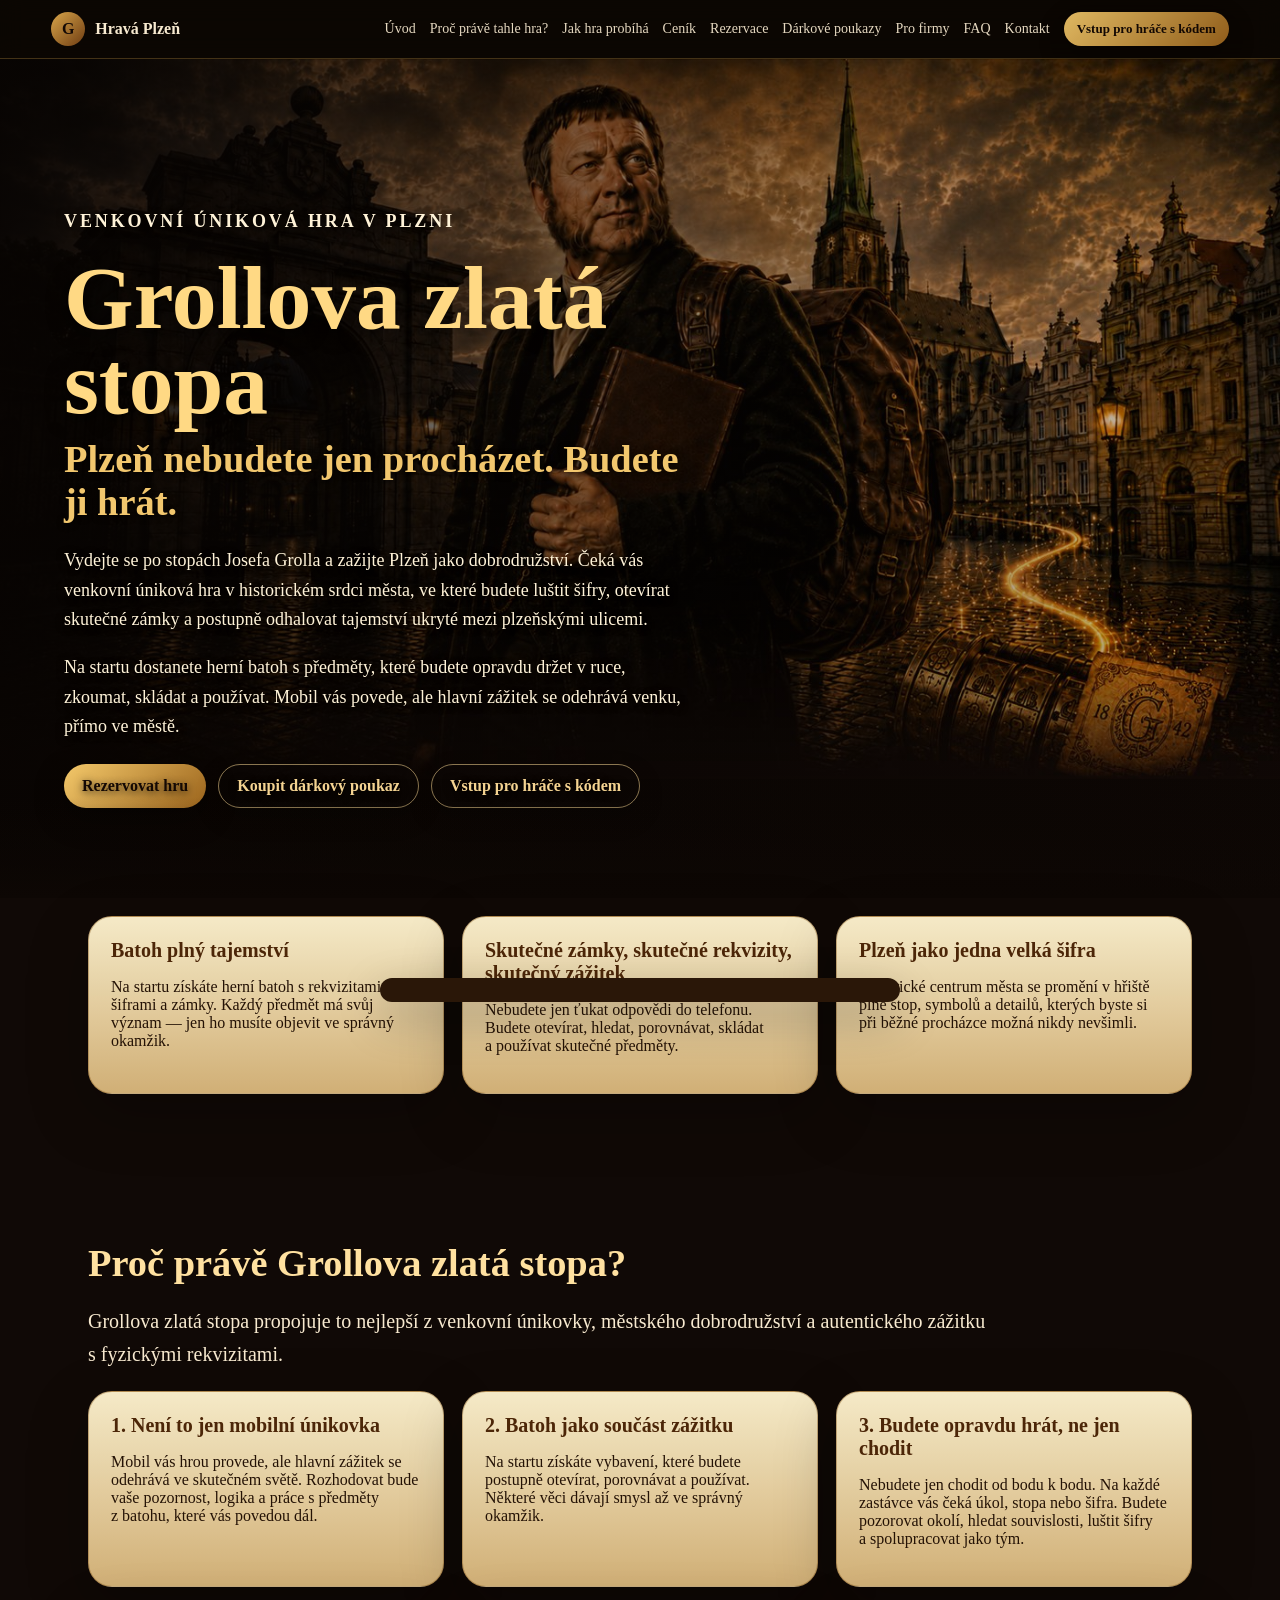
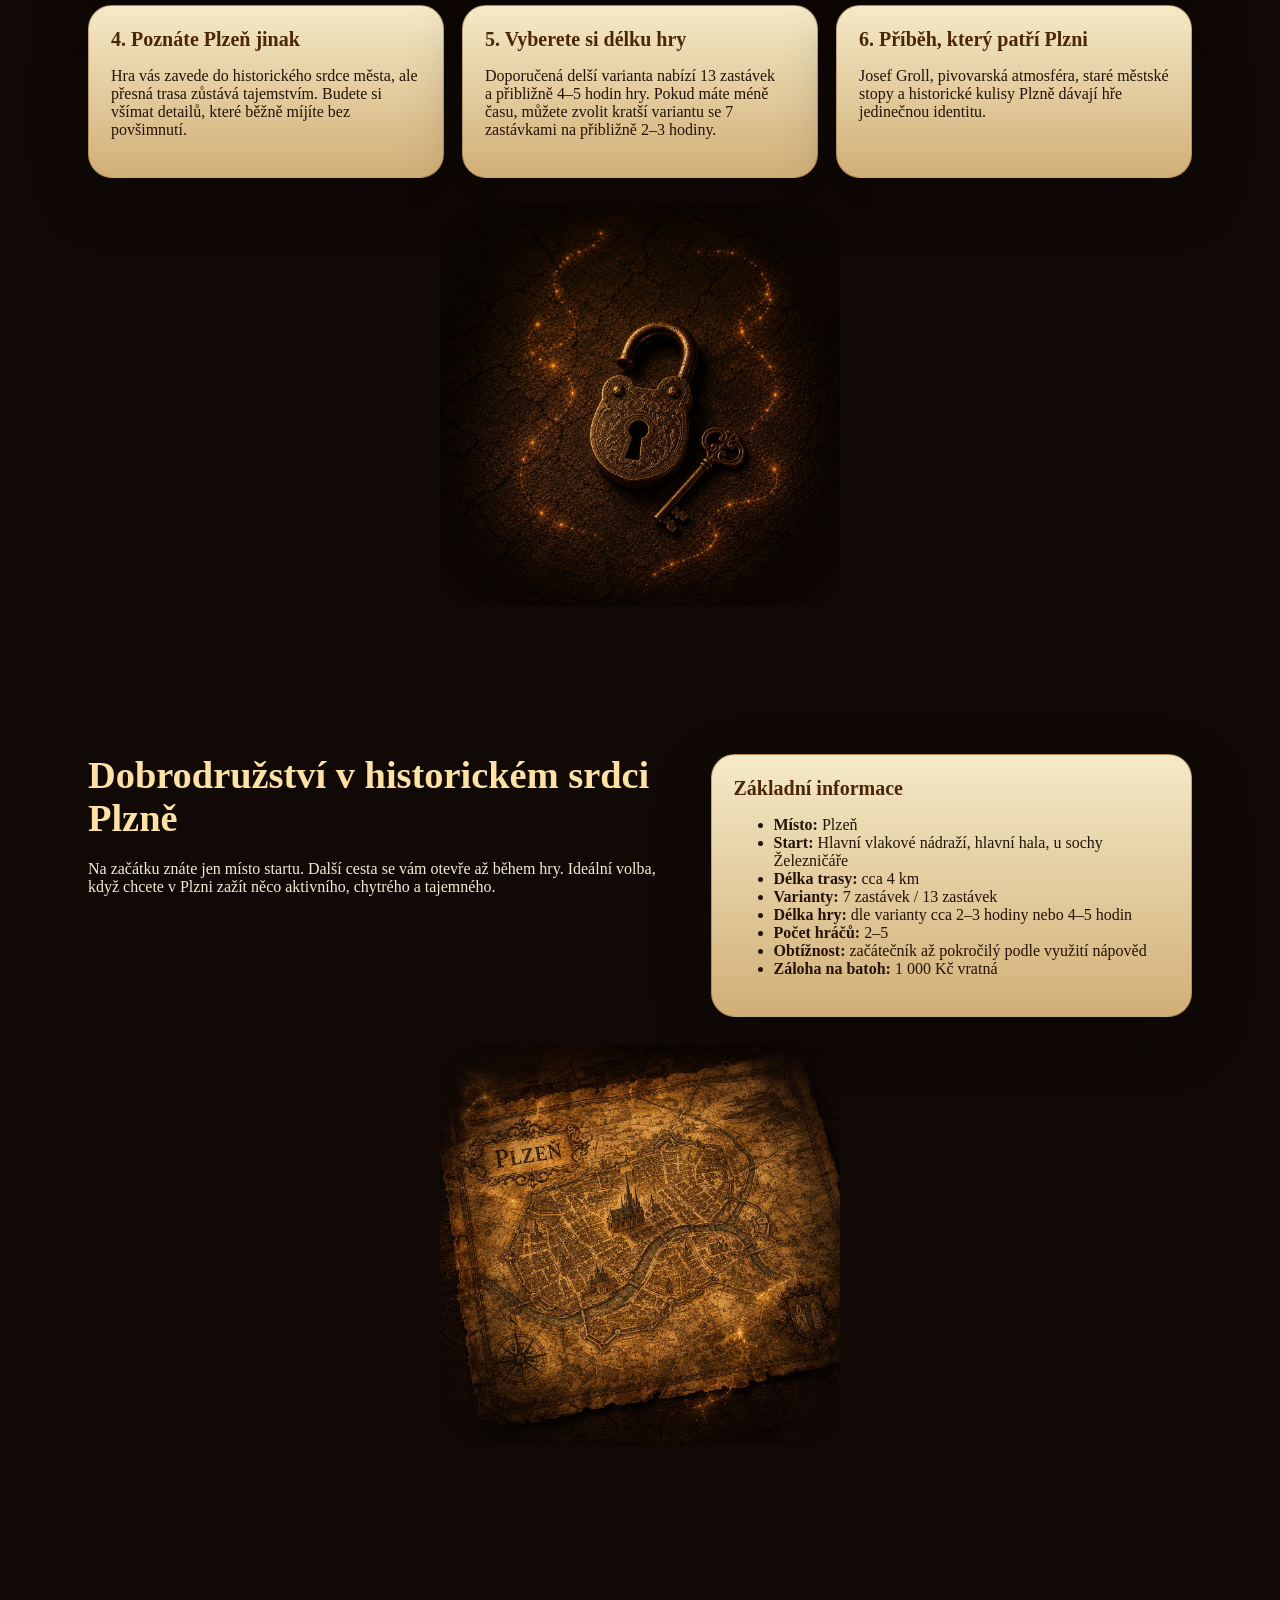
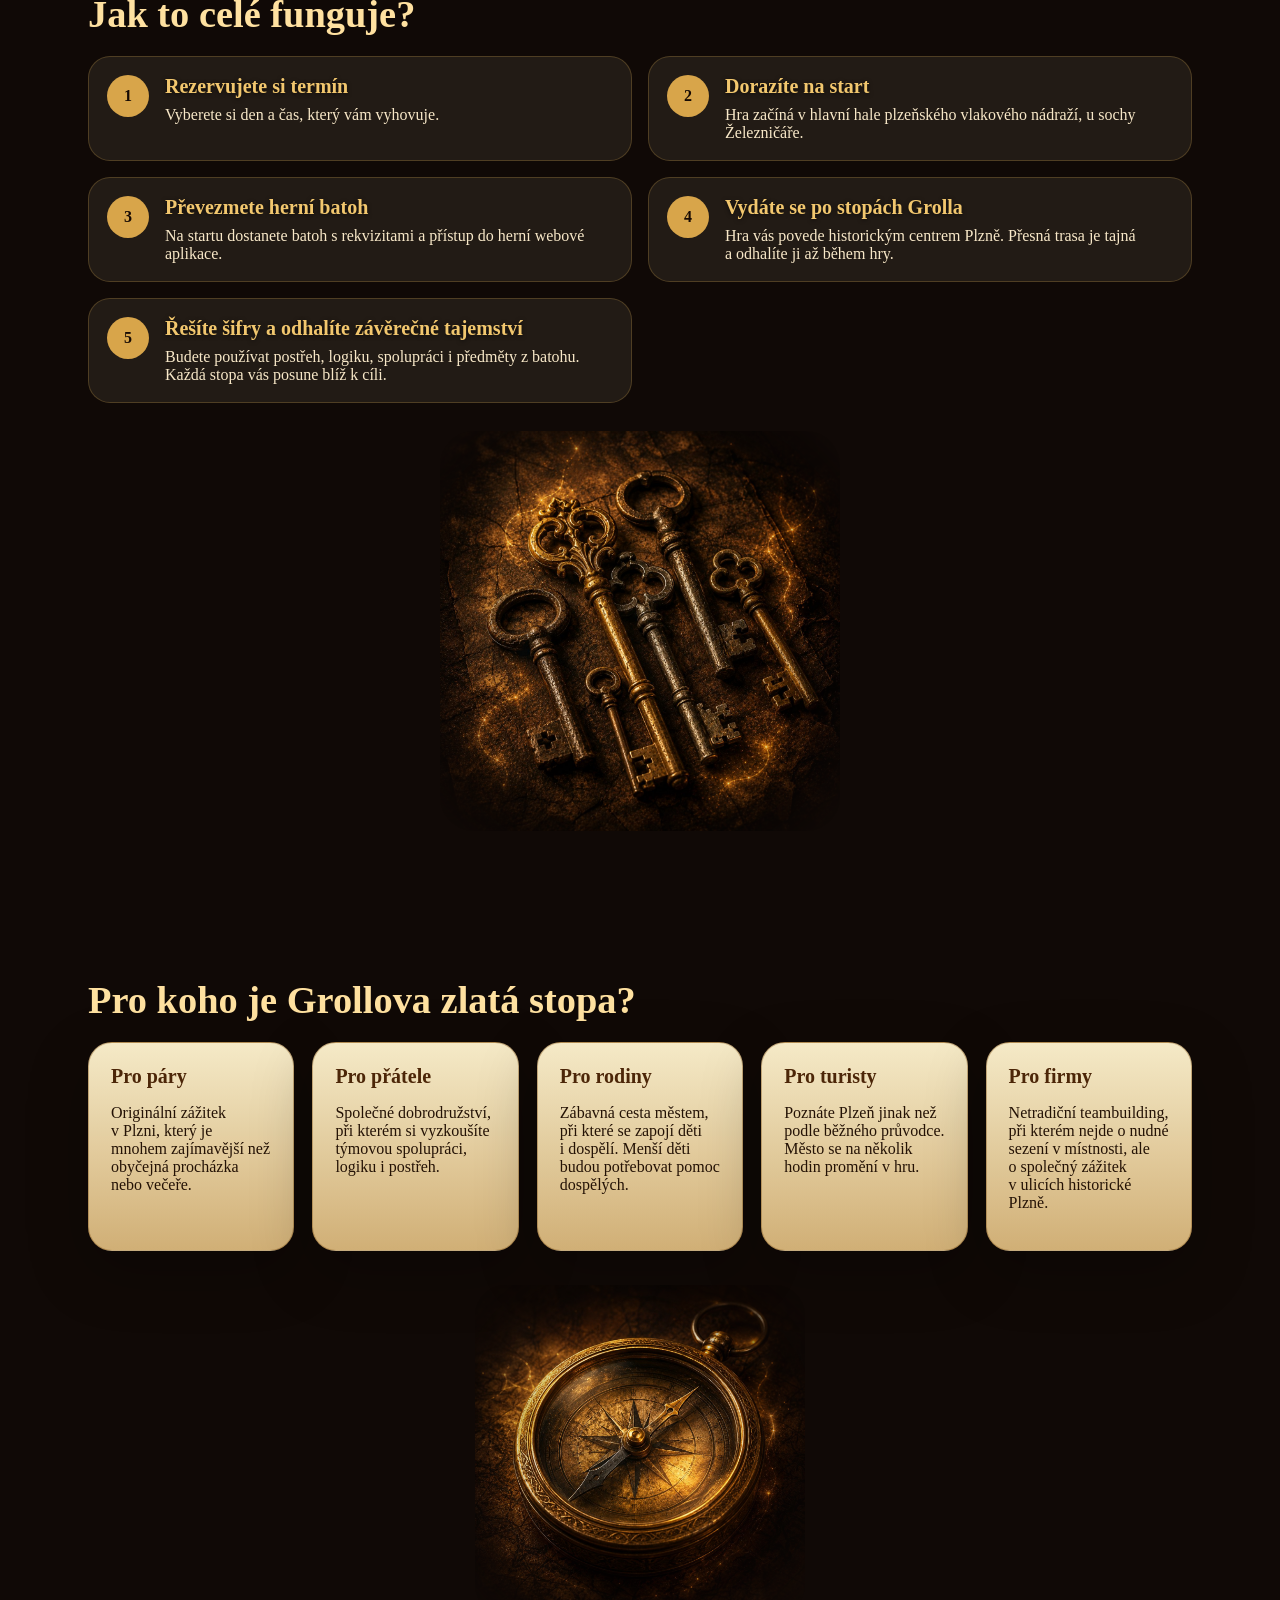
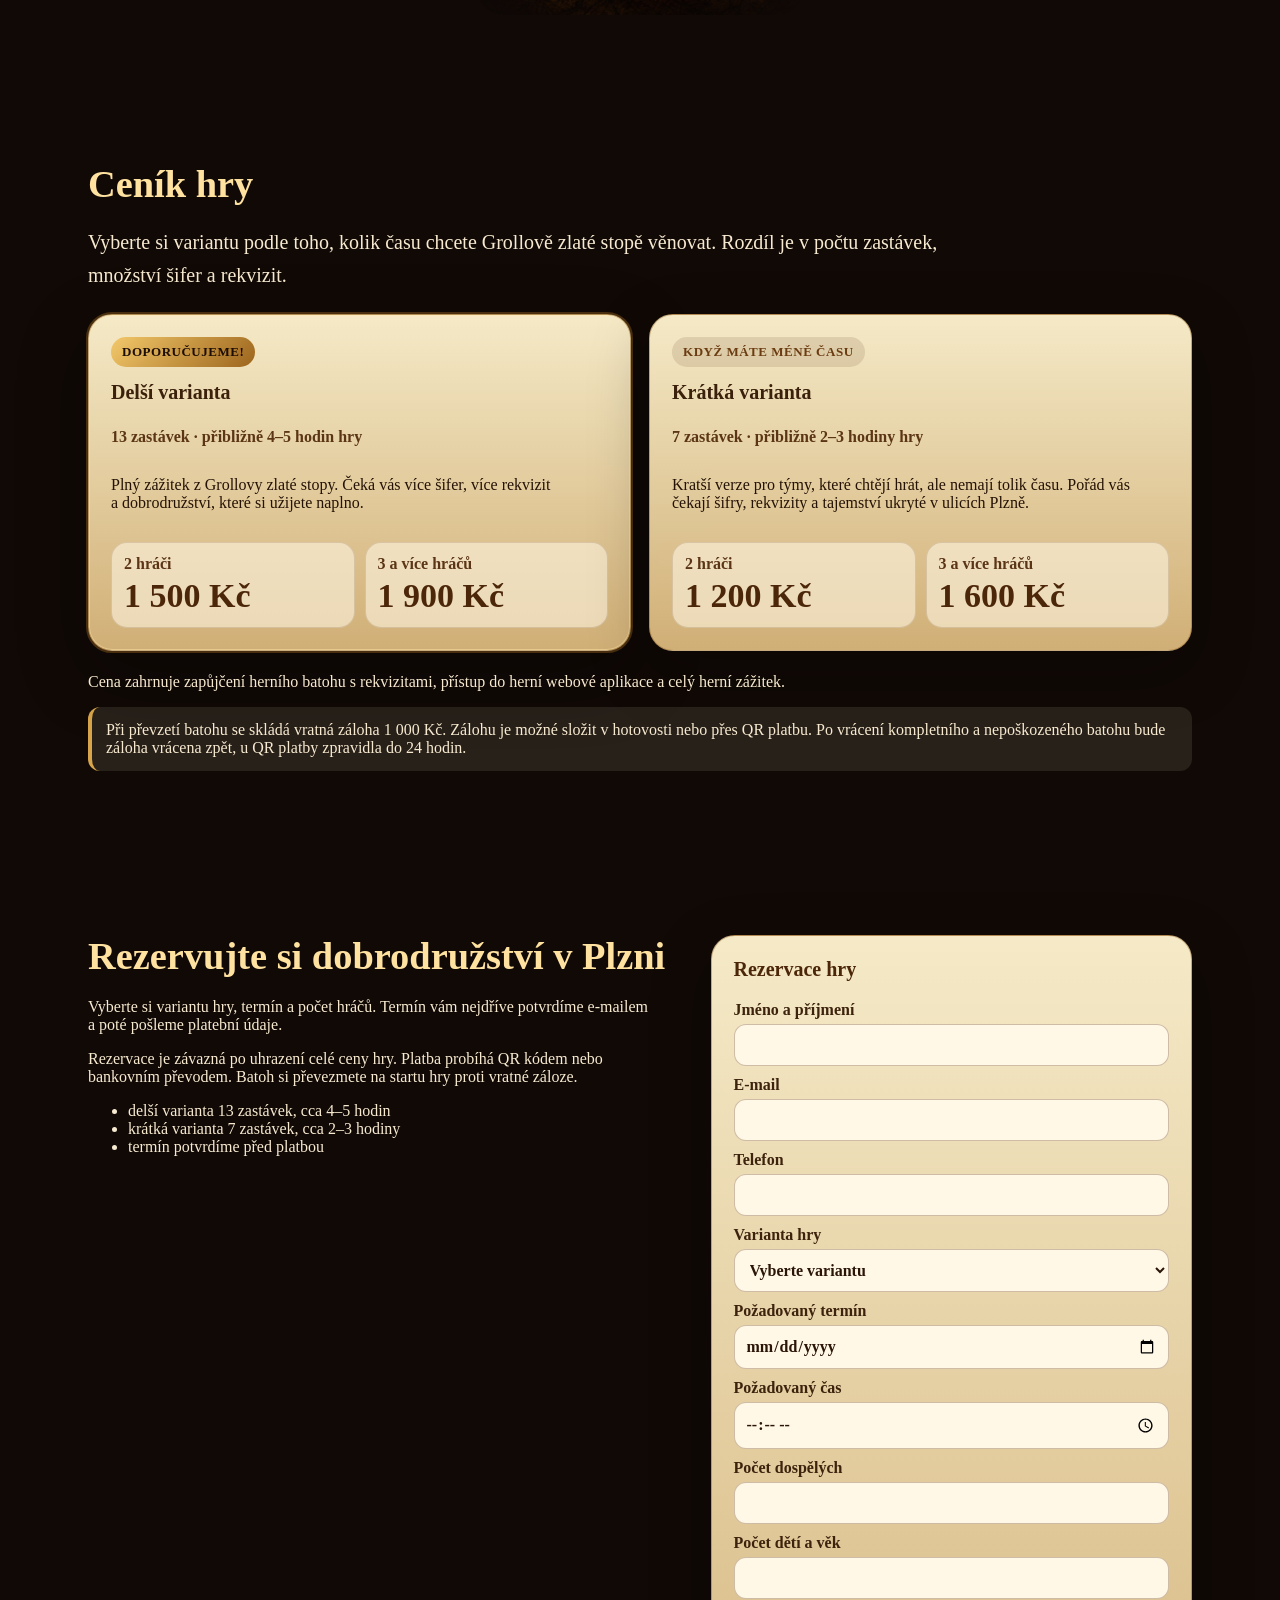
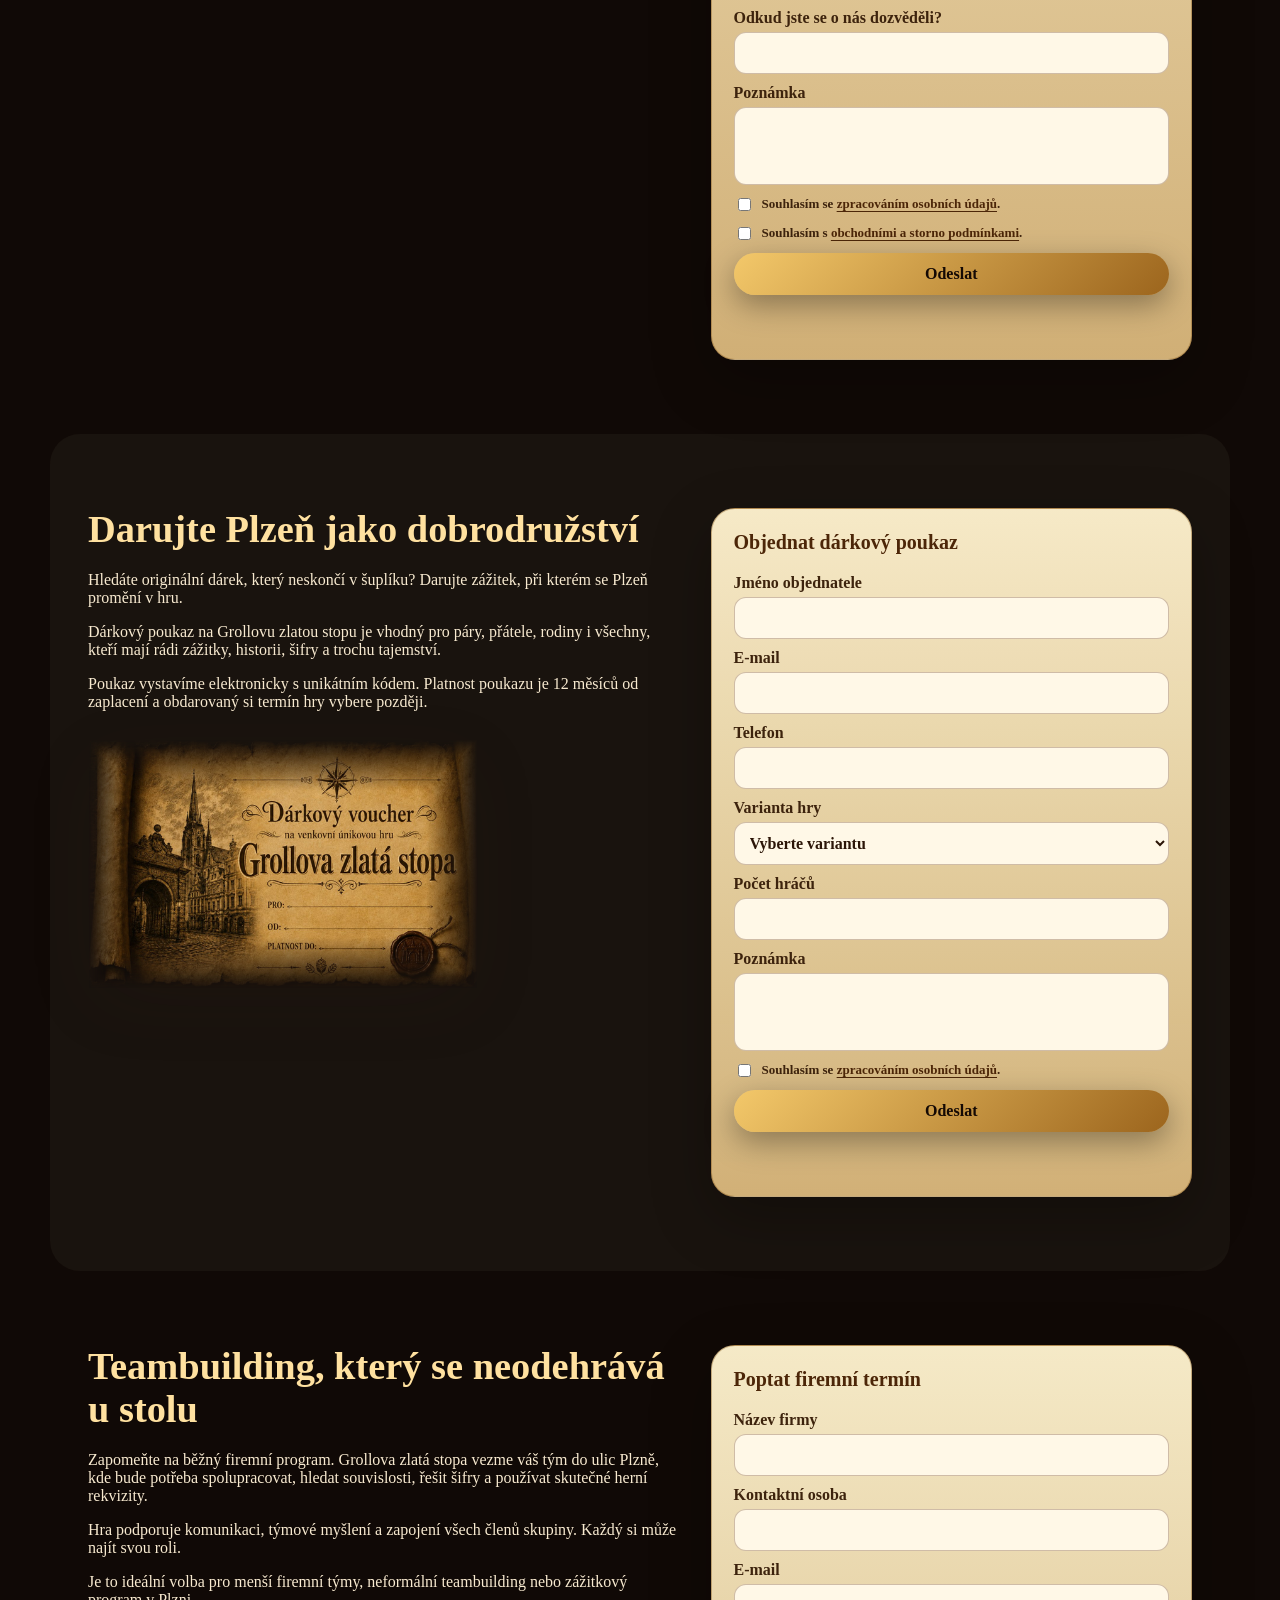
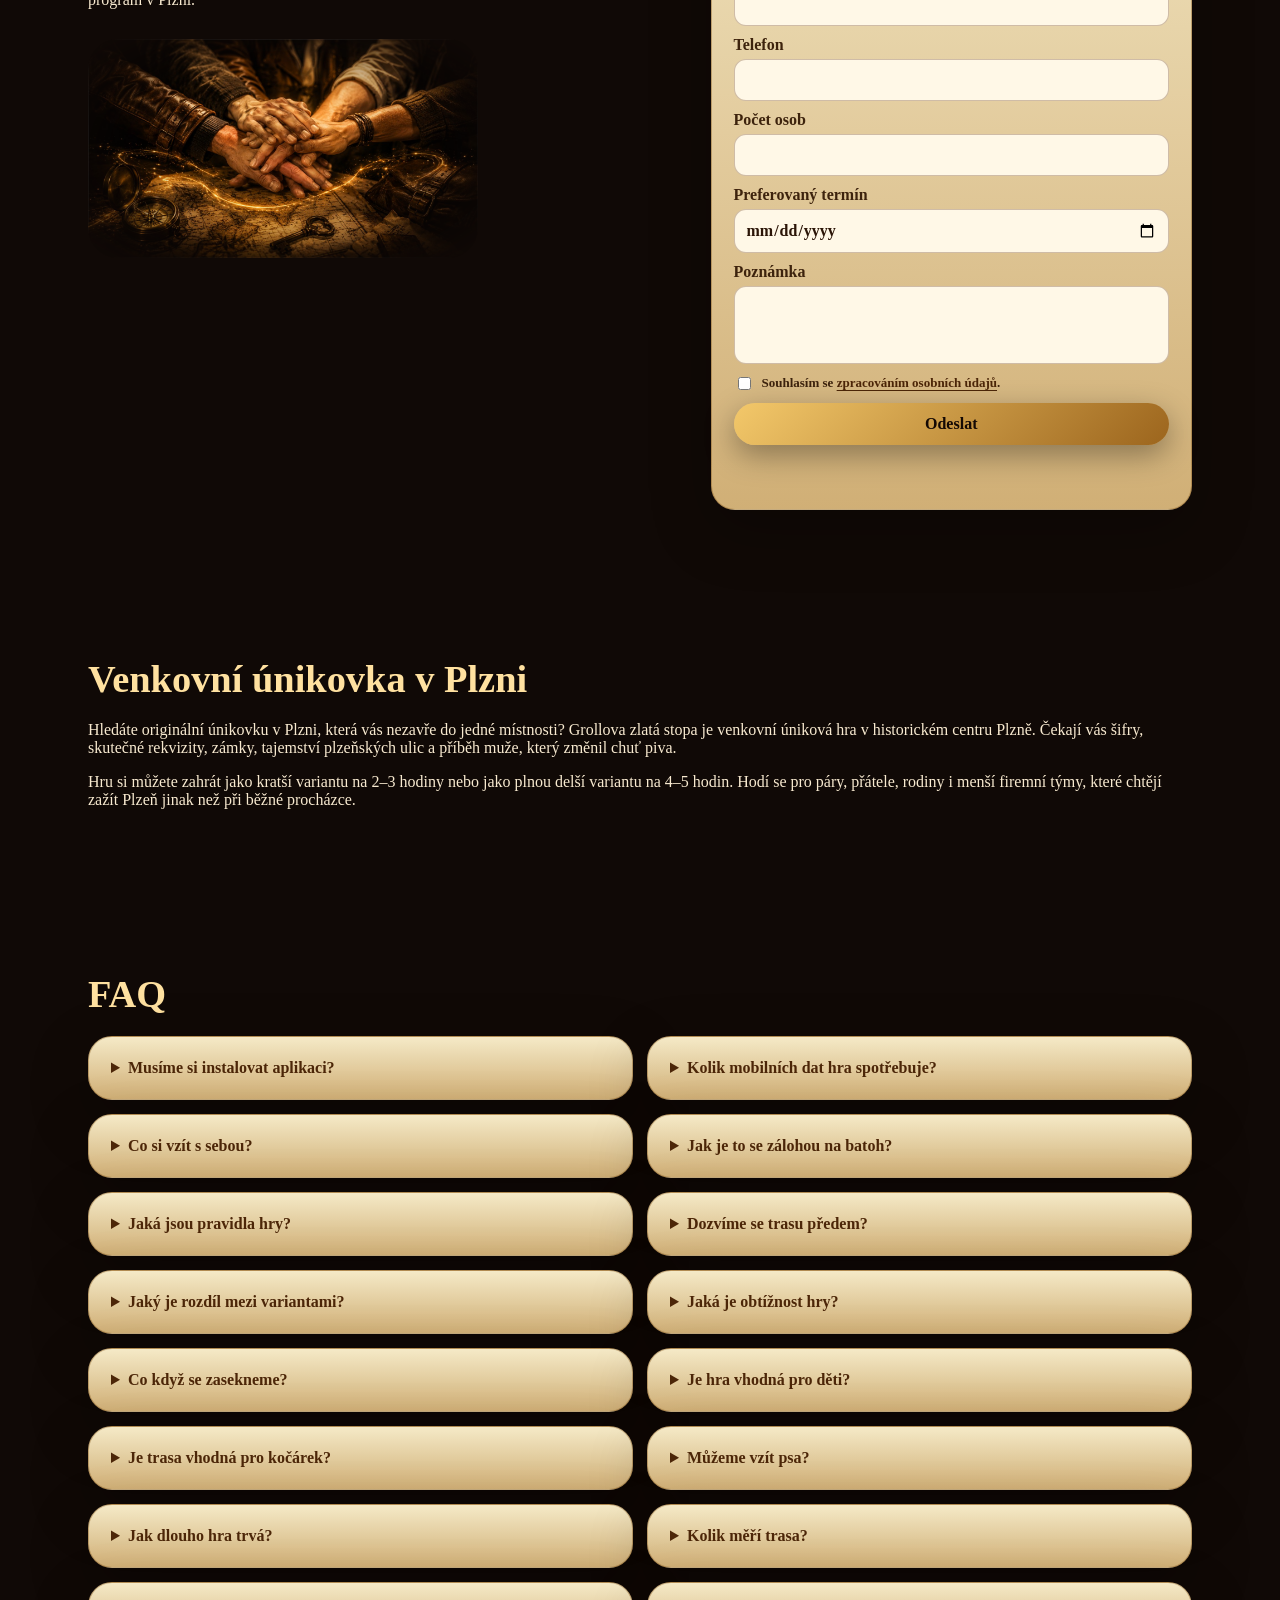
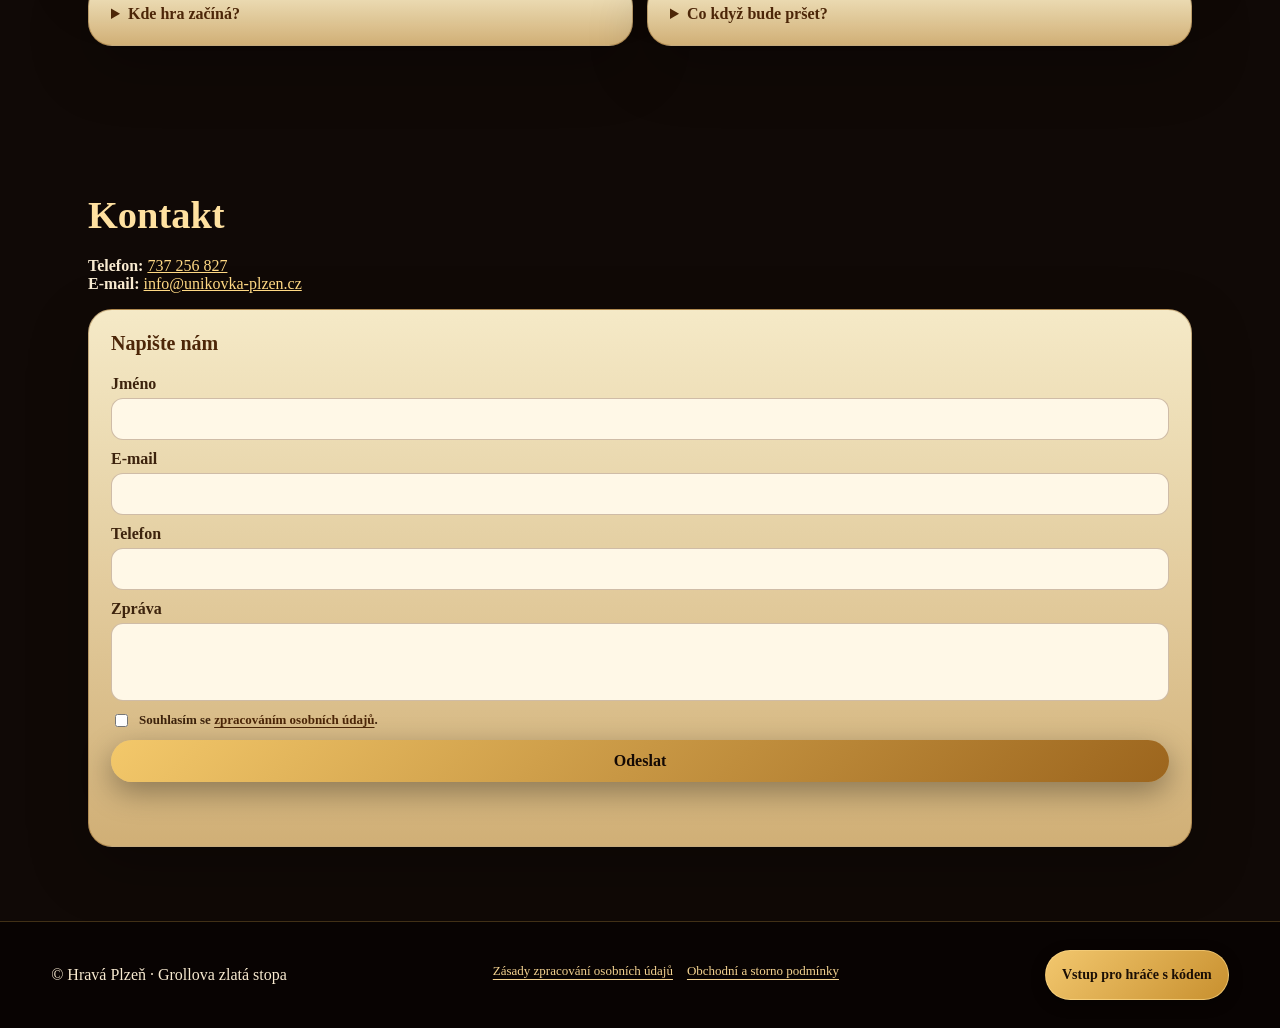
<file: index.html>
﻿<!doctype html>
<html lang="cs">
<head>
  <meta charset="utf-8" />
  <meta name="viewport" content="width=device-width, initial-scale=1, viewport-fit=cover" />
  <meta name="theme-color" content="#120b06" />
  <title>Únikovka Plzeň | Venkovní úniková hra Grollova zlatá stopa</title>
  <meta name="description" content="Venkovní úniková hra v Plzni s batohem plným rekvizit, šifer a zámků. Vyberte si krátkou nebo dlouhou variantu Grollovy zlaté stopy." />
  <meta name="keywords" content="únikovka Plzeň, venkovní únikovka Plzeň, venkovní úniková hra Plzeň, úniková hra Plzeň, městská hra Plzeň, co dělat v Plzni, zážitky Plzeň, teambuilding Plzeň, dárkový poukaz Plzeň" />
  <meta name="robots" content="index, follow, max-image-preview:large" />
  <meta name="author" content="Únikovka Plzeň" />
  <meta name="geo.region" content="CZ-32" />
  <meta name="geo.placename" content="Plzeň" />
  <meta name="ICBM" content="49.7384, 13.3736" />
  <!-- Google tag (gtag.js) -->
  <script async src="https://www.googletagmanager.com/gtag/js?id=AW-18364391322"></script>
  <script>
    window.dataLayer = window.dataLayer || [];
    function gtag(){dataLayer.push(arguments);}
    gtag('js', new Date());
    gtag('config', 'AW-18364391322');
  </script>
  <meta property="og:type" content="website" />
  <meta property="og:locale" content="cs_CZ" />
  <meta property="og:url" content="https://www.unikovka-plzen.cz/" />
  <meta property="og:title" content="Únikovka Plzeň | Venkovní úniková hra Grollova zlatá stopa" />
  <meta property="og:description" content="Autentická venkovní únikovka v Plzni s batohem plným rekvizit, zámků a šifer. Krátká i dlouhá varianta hry." />
  <meta property="og:image" content="https://www.unikovka-plzen.cz/assets/images/Groll_pro_web.jpg" />
  <meta name="twitter:card" content="summary_large_image" />
  <meta name="twitter:title" content="Únikovka Plzeň | Venkovní úniková hra Grollova zlatá stopa" />
  <meta name="twitter:description" content="Venkovní úniková hra v Plzni s rekvizitami, šiframi a zámky v historickém centru města." />
  <meta name="twitter:image" content="https://www.unikovka-plzen.cz/assets/images/Groll_pro_web.jpg" />
  <link rel="canonical" href="https://www.unikovka-plzen.cz/" />
  <script type="application/ld+json">
  {
    "@context": "https://schema.org",
    "@graph": [
      {
        "@type": "WebSite",
        "@id": "https://www.unikovka-plzen.cz/#website",
        "url": "https://www.unikovka-plzen.cz/",
        "name": "Únikovka Plzeň",
        "alternateName": "Grollova zlatá stopa",
        "inLanguage": "cs-CZ",
        "publisher": {
          "@id": "https://www.unikovka-plzen.cz/#business"
        }
      },
      {
        "@type": "WebPage",
        "@id": "https://www.unikovka-plzen.cz/#webpage",
        "url": "https://www.unikovka-plzen.cz/",
        "name": "Únikovka Plzeň | Venkovní úniková hra Grollova zlatá stopa",
        "description": "Venkovní úniková hra v Plzni s batohem plným rekvizit, šifer a zámků.",
        "keywords": [
          "únikovka Plzeň",
          "venkovní únikovka Plzeň",
          "venkovní úniková hra Plzeň",
          "městská hra Plzeň",
          "zážitky Plzeň"
        ],
        "primaryImageOfPage": {
          "@type": "ImageObject",
          "url": "https://www.unikovka-plzen.cz/assets/images/Groll_pro_web.jpg"
        },
        "isPartOf": {
          "@id": "https://www.unikovka-plzen.cz/#website"
        },
        "about": {
          "@id": "https://www.unikovka-plzen.cz/#service"
        },
        "inLanguage": "cs-CZ"
      },
      {
        "@type": "EntertainmentBusiness",
        "@id": "https://www.unikovka-plzen.cz/#business",
        "name": "Únikovka Plzeň",
        "legalName": "Bc. Jan Bidlo",
        "url": "https://www.unikovka-plzen.cz/",
        "image": "https://www.unikovka-plzen.cz/assets/images/Groll_pro_web.jpg",
        "logo": "https://www.unikovka-plzen.cz/assets/images/Groll_logo_na_sirku.jpg",
        "email": "info@unikovka-plzen.cz",
        "telephone": "+420737256827",
        "description": "Venkovní úniková hra Grollova zlatá stopa v historickém centru Plzně.",
        "priceRange": "1200-1900 Kč",
        "currenciesAccepted": "CZK",
        "paymentAccepted": "bank transfer, cash, QR payment",
        "address": {
          "@type": "PostalAddress",
          "streetAddress": "Partyzánská 356/25",
          "addressLocality": "Plzeň",
          "postalCode": "312 00",
          "addressCountry": "CZ"
        },
        "areaServed": {
          "@type": "City",
          "name": "Plzeň"
        },
        "sameAs": [
          "https://www.facebook.com/profile.php?id=61591459980333"
        ],
        "makesOffer": {
          "@id": "https://www.unikovka-plzen.cz/#service"
        }
      },
      {
        "@type": "Service",
        "@id": "https://www.unikovka-plzen.cz/#service",
        "name": "Grollova zlatá stopa",
        "alternateName": [
          "Únikovka Plzeň",
          "Venkovní únikovka Plzeň",
          "Venkovní úniková hra Plzeň"
        ],
        "serviceType": "Venkovní úniková hra",
        "provider": {
          "@id": "https://www.unikovka-plzen.cz/#business"
        },
        "areaServed": {
          "@type": "City",
          "name": "Plzeň"
        },
        "category": [
          "úniková hra",
          "venkovní únikovka",
          "městská hra",
          "zážitek v Plzni",
          "teambuilding"
        ],
        "audience": [
          {
            "@type": "Audience",
            "audienceType": "páry"
          },
          {
            "@type": "Audience",
            "audienceType": "rodiny"
          },
          {
            "@type": "Audience",
            "audienceType": "přátelé"
          },
          {
            "@type": "Audience",
            "audienceType": "firemní týmy"
          }
        ],
        "description": "Venkovní úniková hra v historickém centru Plzně s batohem plným rekvizit, šifer a zámků.",
        "image": "https://www.unikovka-plzen.cz/assets/images/Groll_pro_web.jpg",
        "termsOfService": "https://www.unikovka-plzen.cz/#/obchodni-podminky",
        "potentialAction": {
          "@type": "ReserveAction",
          "target": "https://www.unikovka-plzen.cz/#rezervace",
          "name": "Rezervovat hru"
        },
        "offers": {
          "@type": "OfferCatalog",
          "name": "Varianty hry Grollova zlatá stopa",
          "itemListElement": [
            {
              "@type": "Offer",
              "name": "Krátká varianta pro 2 hráče",
              "price": "1200",
              "priceCurrency": "CZK",
              "availability": "https://schema.org/InStock",
              "url": "https://www.unikovka-plzen.cz/#cenik"
            },
            {
              "@type": "Offer",
              "name": "Krátká varianta pro 3 a více hráčů",
              "price": "1600",
              "priceCurrency": "CZK",
              "availability": "https://schema.org/InStock",
              "url": "https://www.unikovka-plzen.cz/#cenik"
            },
            {
              "@type": "Offer",
              "name": "Dlouhá varianta pro 2 hráče",
              "price": "1500",
              "priceCurrency": "CZK",
              "availability": "https://schema.org/InStock",
              "url": "https://www.unikovka-plzen.cz/#cenik"
            },
            {
              "@type": "Offer",
              "name": "Dlouhá varianta pro 3 a více hráčů",
              "price": "1900",
              "priceCurrency": "CZK",
              "availability": "https://schema.org/InStock",
              "url": "https://www.unikovka-plzen.cz/#cenik"
            }
          ]
        }
      },
      {
        "@type": "TouristAttraction",
        "@id": "https://www.unikovka-plzen.cz/#attraction",
        "name": "Grollova zlatá stopa",
        "url": "https://www.unikovka-plzen.cz/",
        "image": "https://www.unikovka-plzen.cz/assets/images/Groll_pro_web.jpg",
        "description": "Venkovní únikovka a městská hra v historickém centru Plzně.",
        "isAccessibleForFree": false,
        "touristType": [
          "páry",
          "rodiny",
          "přátelé",
          "turisté",
          "firemní týmy"
        ],
        "address": {
          "@type": "PostalAddress",
          "addressLocality": "Plzeň",
          "addressCountry": "CZ"
        }
      },
      {
        "@type": "FAQPage",
        "@id": "https://www.unikovka-plzen.cz/#faq-schema",
        "mainEntity": [
          {
            "@type": "Question",
            "name": "Musíme si instalovat aplikaci?",
            "acceptedAnswer": {
              "@type": "Answer",
              "text": "Ne. Hra běží jako webová aplikace v prohlížeči telefonu. Nic dopředu nestahujete ani neinstalujete."
            }
          },
          {
            "@type": "Question",
            "name": "Jaký je rozdíl mezi variantami?",
            "acceptedAnswer": {
              "@type": "Answer",
              "text": "Delší varianta má 13 zastávek, více šifer a více rekvizit. Krátká varianta má 7 zastávek a hodí se pro týmy, které chtějí hrát, ale mají jen 2 až 3 hodiny času."
            }
          },
          {
            "@type": "Question",
            "name": "Jak dlouho hra trvá?",
            "acceptedAnswer": {
              "@type": "Answer",
              "text": "Krátká varianta trvá přibližně 2 až 3 hodiny. Delší varianta je hlavní plná verze hry a zabere přibližně 4 až 5 hodin."
            }
          },
          {
            "@type": "Question",
            "name": "Kolik měří trasa?",
            "acceptedAnswer": {
              "@type": "Answer",
              "text": "Trasa měří přibližně 4 km."
            }
          },
          {
            "@type": "Question",
            "name": "Kde hra začíná?",
            "acceptedAnswer": {
              "@type": "Answer",
              "text": "Hra začíná v hlavní hale plzeňského vlakového nádraží, u sochy Železničáře."
            }
          }
        ]
      }
    ]
  }
  </script>
  <link rel="manifest" href="manifest.webmanifest" />
  <link rel="stylesheet" href="style.css?v=201" />
</head>
<body>
  <div id="app" class="app-shell"></div>
  <div id="toast" class="toast" aria-live="polite"></div>
  <script src="game-data.js?v=211"></script>
  <script src="app.js?v=218"></script>
</body>
</html>
</file>
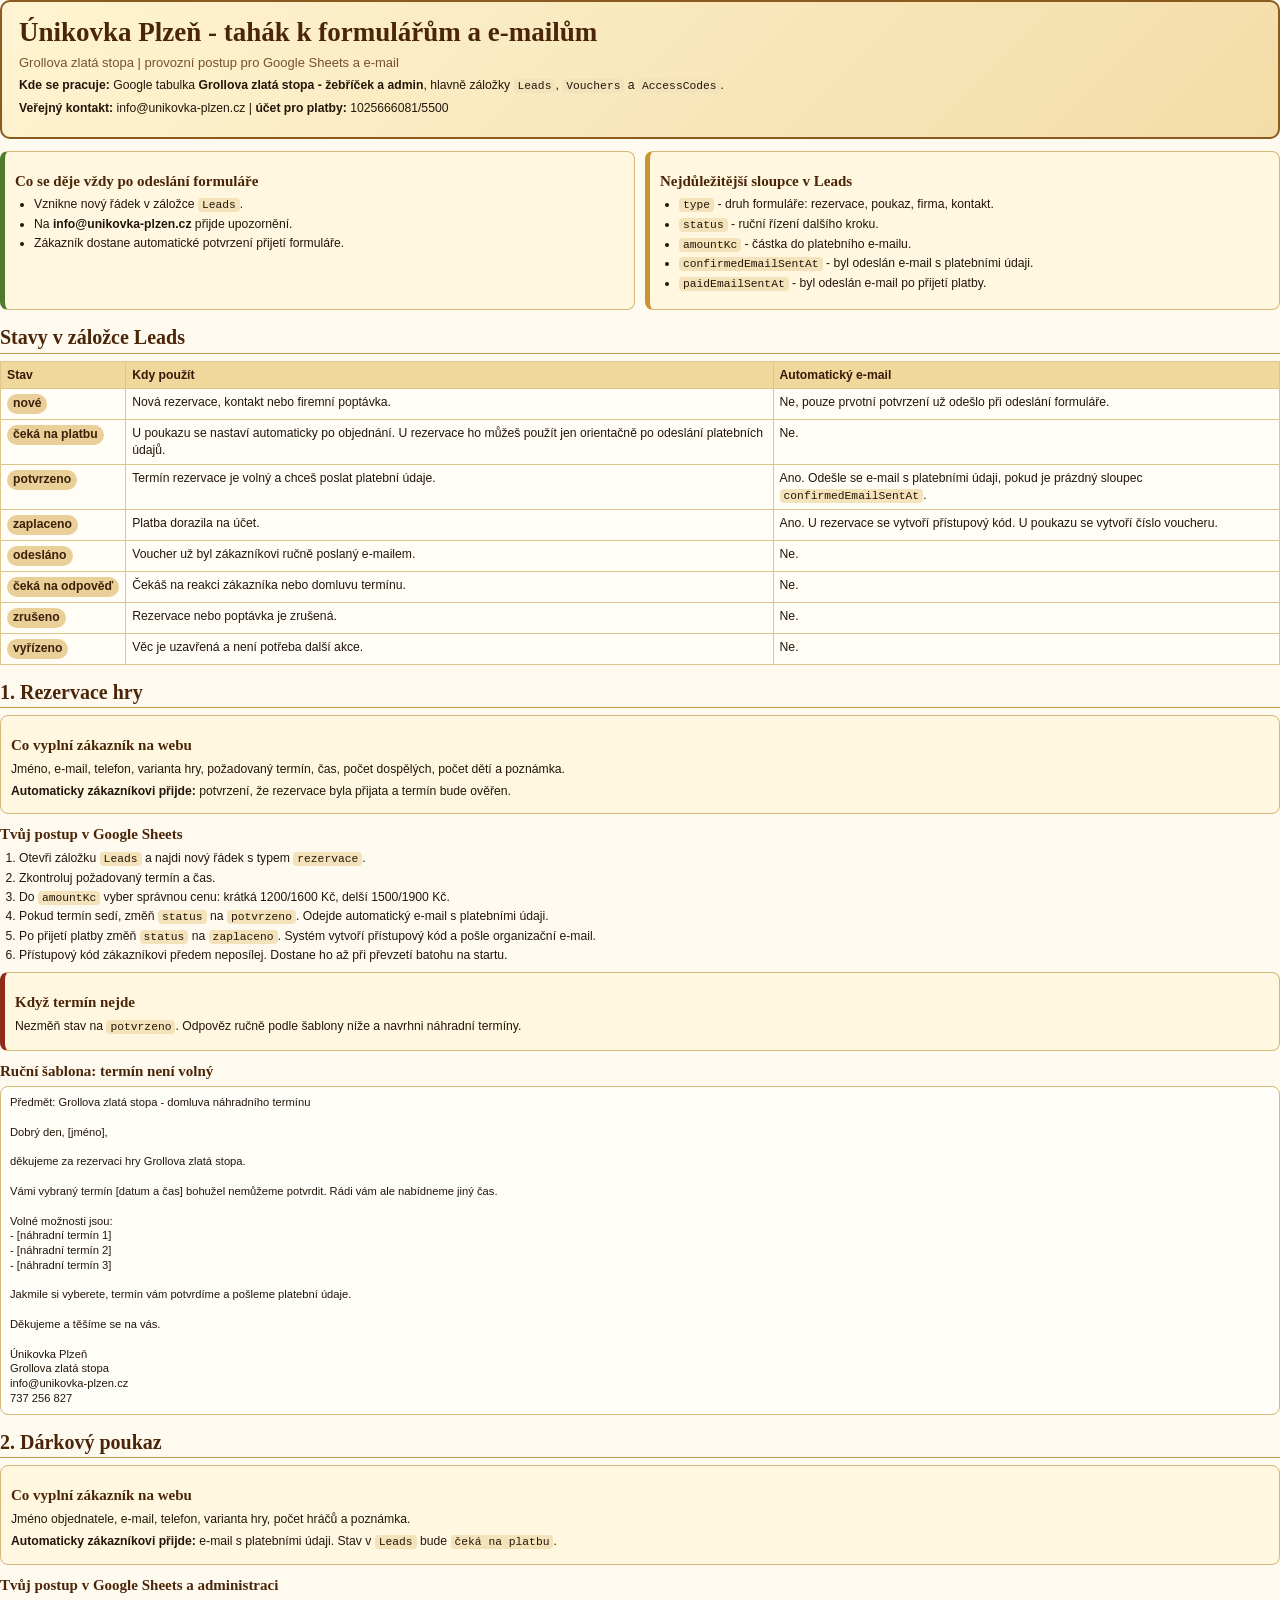
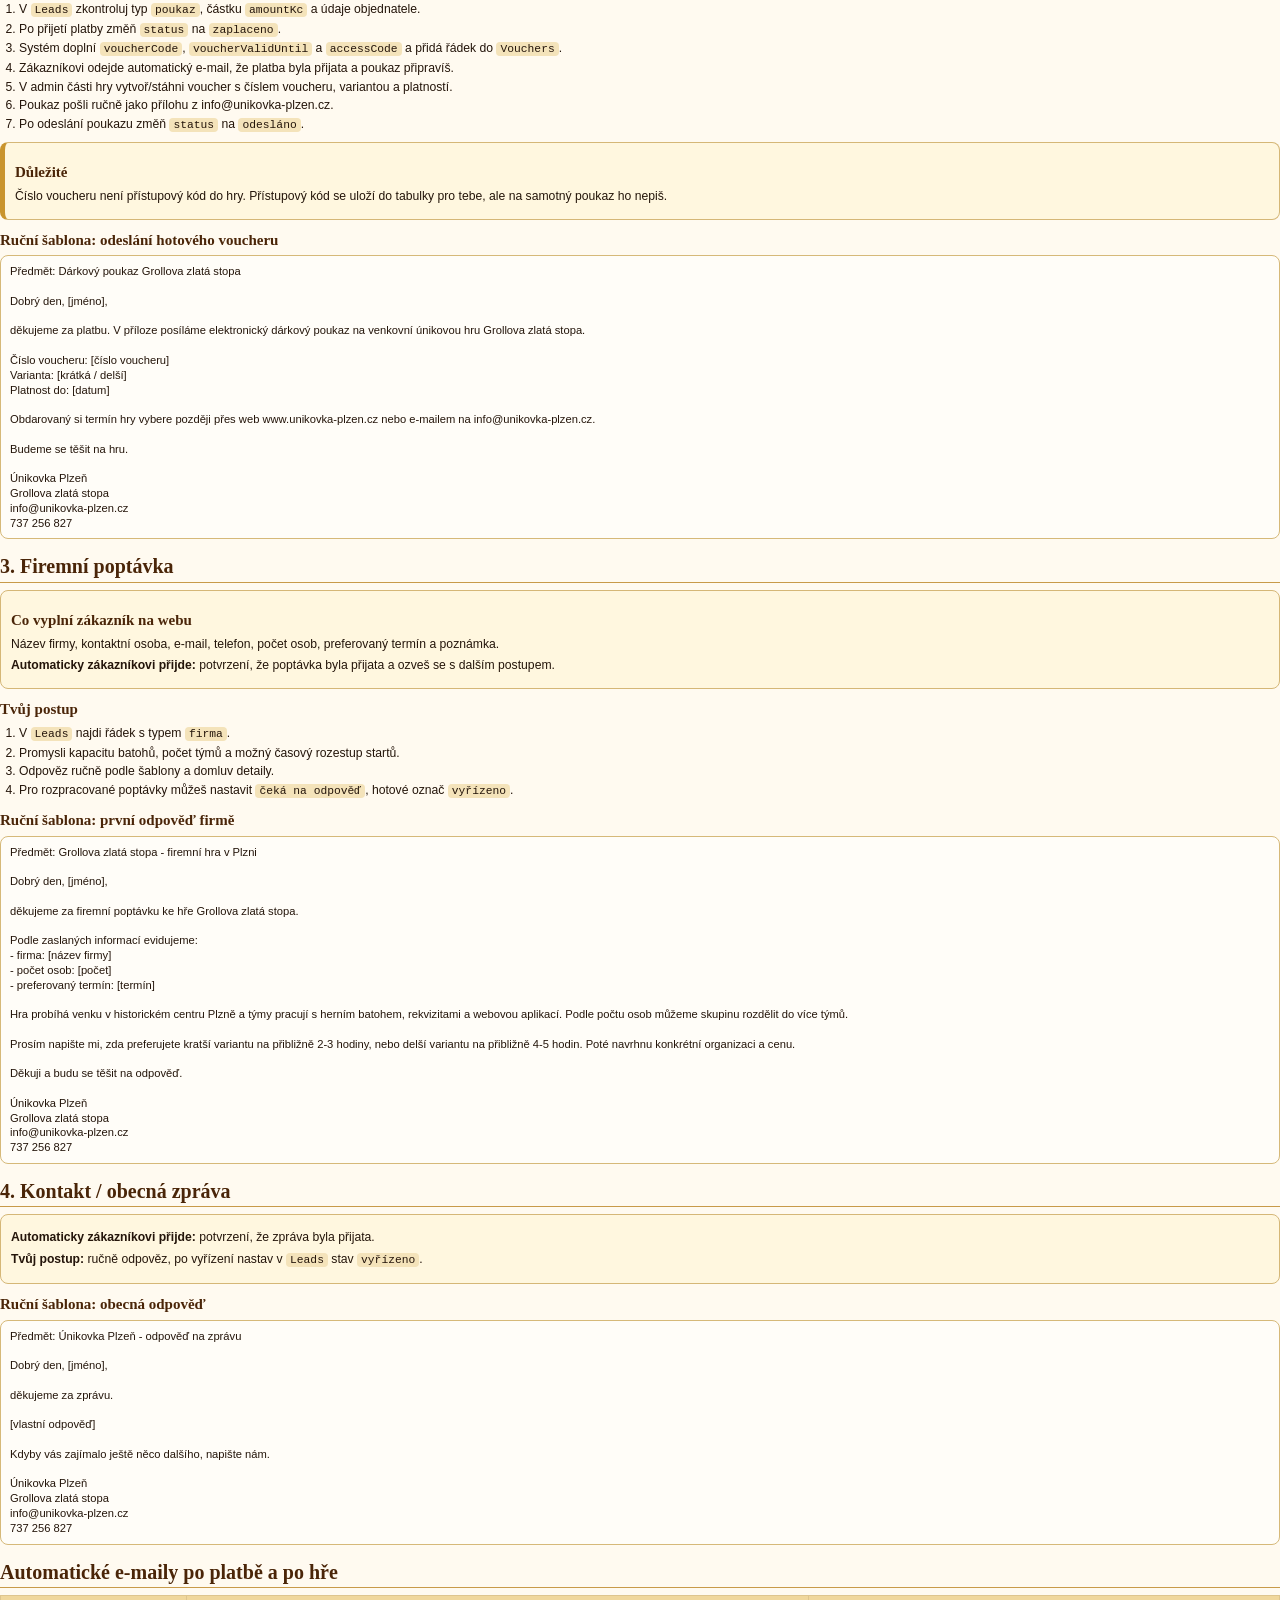
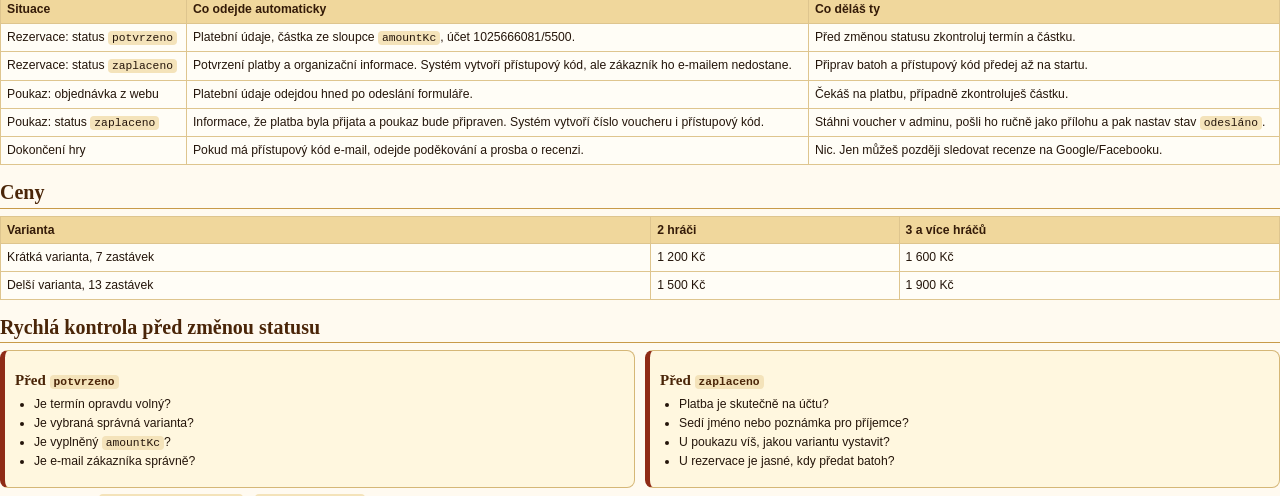
<file: docs/formulare-a-maily-tahak.html>
<!doctype html>
<html lang="cs">
<head>
  <meta charset="utf-8">
  <title>Únikovka Plzeň - tahák k formulářům a e-mailům</title>
  <style>
    @page { size: A4; margin: 13mm 13mm 15mm; }
    * { box-sizing: border-box; }
    body {
      margin: 0;
      color: #24150a;
      background: #fffaf0;
      font-family: "Segoe UI", Arial, sans-serif;
      font-size: 12.2px;
      line-height: 1.38;
    }
    h1, h2, h3 {
      font-family: Georgia, "Times New Roman", serif;
      color: #4a2508;
      margin: 0 0 7px;
      line-height: 1.12;
    }
    h1 { font-size: 27px; }
    h2 { font-size: 20px; margin-top: 16px; border-bottom: 1.5px solid #c89a49; padding-bottom: 4px; }
    h3 { font-size: 15px; margin-top: 12px; }
    p { margin: 5px 0; }
    ul, ol { margin: 5px 0 8px 19px; padding: 0; }
    li { margin: 2px 0; }
    .cover {
      padding: 15px 17px;
      border: 2px solid #8a5a1f;
      background: linear-gradient(135deg, #fff4d2, #f3dca7);
      border-radius: 10px;
      margin-bottom: 12px;
    }
    .sub { color: #75522b; font-size: 13px; }
    .grid { display: grid; grid-template-columns: 1fr 1fr; gap: 10px; }
    .box {
      border: 1px solid #d5b777;
      background: #fff7df;
      border-radius: 8px;
      padding: 9px 10px;
      break-inside: avoid;
    }
    .warn { border-left: 5px solid #8f2b16; }
    .ok { border-left: 5px solid #4f7b2c; }
    .note { border-left: 5px solid #c9942d; }
    .small { font-size: 11px; color: #5b4125; }
    .tag {
      display: inline-block;
      padding: 1px 6px 2px;
      border-radius: 99px;
      background: #ead098;
      color: #3b210b;
      font-weight: 700;
      white-space: nowrap;
    }
    table {
      width: 100%;
      border-collapse: collapse;
      margin: 7px 0 10px;
      background: #fffdf6;
      break-inside: avoid;
    }
    th, td {
      border: 1px solid #dec58e;
      padding: 5px 6px;
      vertical-align: top;
      text-align: left;
    }
    th { background: #f0d79c; color: #341b08; }
    code {
      background: #f4e3ba;
      padding: 1px 4px;
      border-radius: 4px;
      font-family: Consolas, monospace;
      font-size: 11.3px;
    }
    pre {
      white-space: pre-wrap;
      margin: 7px 0 11px;
      padding: 8px 9px;
      border: 1px solid #d6b979;
      background: #fffdf8;
      border-radius: 8px;
      font-family: "Segoe UI", Arial, sans-serif;
      font-size: 11.2px;
      line-height: 1.32;
      break-inside: avoid;
    }
    .page-break { break-before: page; }
  </style>
</head>
<body>
  <section class="cover">
    <h1>Únikovka Plzeň - tahák k formulářům a e-mailům</h1>
    <p class="sub">Grollova zlatá stopa | provozní postup pro Google Sheets a e-mail</p>
    <p><b>Kde se pracuje:</b> Google tabulka <b>Grollova zlatá stopa - žebříček a admin</b>, hlavně záložky <code>Leads</code>, <code>Vouchers</code> a <code>AccessCodes</code>.</p>
    <p><b>Veřejný kontakt:</b> info@unikovka-plzen.cz | <b>účet pro platby:</b> 1025666081/5500</p>
  </section>

  <div class="grid">
    <div class="box ok">
      <h3>Co se děje vždy po odeslání formuláře</h3>
      <ul>
        <li>Vznikne nový řádek v záložce <code>Leads</code>.</li>
        <li>Na <b>info@unikovka-plzen.cz</b> přijde upozornění.</li>
        <li>Zákazník dostane automatické potvrzení přijetí formuláře.</li>
      </ul>
    </div>
    <div class="box note">
      <h3>Nejdůležitější sloupce v Leads</h3>
      <ul>
        <li><code>type</code> - druh formuláře: rezervace, poukaz, firma, kontakt.</li>
        <li><code>status</code> - ruční řízení dalšího kroku.</li>
        <li><code>amountKc</code> - částka do platebního e-mailu.</li>
        <li><code>confirmedEmailSentAt</code> - byl odeslán e-mail s platebními údaji.</li>
        <li><code>paidEmailSentAt</code> - byl odeslán e-mail po přijetí platby.</li>
      </ul>
    </div>
  </div>

  <h2>Stavy v záložce Leads</h2>
  <table>
    <tr><th>Stav</th><th>Kdy použít</th><th>Automatický e-mail</th></tr>
    <tr><td><span class="tag">nové</span></td><td>Nová rezervace, kontakt nebo firemní poptávka.</td><td>Ne, pouze prvotní potvrzení už odešlo při odeslání formuláře.</td></tr>
    <tr><td><span class="tag">čeká na platbu</span></td><td>U poukazu se nastaví automaticky po objednání. U rezervace ho můžeš použít jen orientačně po odeslání platebních údajů.</td><td>Ne.</td></tr>
    <tr><td><span class="tag">potvrzeno</span></td><td>Termín rezervace je volný a chceš poslat platební údaje.</td><td>Ano. Odešle se e-mail s platebními údaji, pokud je prázdný sloupec <code>confirmedEmailSentAt</code>.</td></tr>
    <tr><td><span class="tag">zaplaceno</span></td><td>Platba dorazila na účet.</td><td>Ano. U rezervace se vytvoří přístupový kód. U poukazu se vytvoří číslo voucheru.</td></tr>
    <tr><td><span class="tag">odesláno</span></td><td>Voucher už byl zákazníkovi ručně poslaný e-mailem.</td><td>Ne.</td></tr>
    <tr><td><span class="tag">čeká na odpověď</span></td><td>Čekáš na reakci zákazníka nebo domluvu termínu.</td><td>Ne.</td></tr>
    <tr><td><span class="tag">zrušeno</span></td><td>Rezervace nebo poptávka je zrušená.</td><td>Ne.</td></tr>
    <tr><td><span class="tag">vyřízeno</span></td><td>Věc je uzavřená a není potřeba další akce.</td><td>Ne.</td></tr>
  </table>

  <section class="page-break">
    <h2>1. Rezervace hry</h2>
    <div class="box">
      <h3>Co vyplní zákazník na webu</h3>
      <p>Jméno, e-mail, telefon, varianta hry, požadovaný termín, čas, počet dospělých, počet dětí a poznámka.</p>
      <p><b>Automaticky zákazníkovi přijde:</b> potvrzení, že rezervace byla přijata a termín bude ověřen.</p>
    </div>
    <h3>Tvůj postup v Google Sheets</h3>
    <ol>
      <li>Otevři záložku <code>Leads</code> a najdi nový řádek s typem <code>rezervace</code>.</li>
      <li>Zkontroluj požadovaný termín a čas.</li>
      <li>Do <code>amountKc</code> vyber správnou cenu: krátká 1200/1600 Kč, delší 1500/1900 Kč.</li>
      <li>Pokud termín sedí, změň <code>status</code> na <code>potvrzeno</code>. Odejde automatický e-mail s platebními údaji.</li>
      <li>Po přijetí platby změň <code>status</code> na <code>zaplaceno</code>. Systém vytvoří přístupový kód a pošle organizační e-mail.</li>
      <li>Přístupový kód zákazníkovi předem neposílej. Dostane ho až při převzetí batohu na startu.</li>
    </ol>
    <div class="box warn">
      <h3>Když termín nejde</h3>
      <p>Nezměň stav na <code>potvrzeno</code>. Odpověz ručně podle šablony níže a navrhni náhradní termíny.</p>
    </div>
    <h3>Ruční šablona: termín není volný</h3>
    <pre>Předmět: Grollova zlatá stopa - domluva náhradního termínu

Dobrý den, [jméno],

děkujeme za rezervaci hry Grollova zlatá stopa.

Vámi vybraný termín [datum a čas] bohužel nemůžeme potvrdit. Rádi vám ale nabídneme jiný čas.

Volné možnosti jsou:
- [náhradní termín 1]
- [náhradní termín 2]
- [náhradní termín 3]

Jakmile si vyberete, termín vám potvrdíme a pošleme platební údaje.

Děkujeme a těšíme se na vás.

Únikovka Plzeň
Grollova zlatá stopa
info@unikovka-plzen.cz
737 256 827</pre>
  </section>

  <section class="page-break">
    <h2>2. Dárkový poukaz</h2>
    <div class="box">
      <h3>Co vyplní zákazník na webu</h3>
      <p>Jméno objednatele, e-mail, telefon, varianta hry, počet hráčů a poznámka.</p>
      <p><b>Automaticky zákazníkovi přijde:</b> e-mail s platebními údaji. Stav v <code>Leads</code> bude <code>čeká na platbu</code>.</p>
    </div>
    <h3>Tvůj postup v Google Sheets a administraci</h3>
    <ol>
      <li>V <code>Leads</code> zkontroluj typ <code>poukaz</code>, částku <code>amountKc</code> a údaje objednatele.</li>
      <li>Po přijetí platby změň <code>status</code> na <code>zaplaceno</code>.</li>
      <li>Systém doplní <code>voucherCode</code>, <code>voucherValidUntil</code> a <code>accessCode</code> a přidá řádek do <code>Vouchers</code>.</li>
      <li>Zákazníkovi odejde automatický e-mail, že platba byla přijata a poukaz připravíš.</li>
      <li>V admin části hry vytvoř/stáhni voucher s číslem voucheru, variantou a platností.</li>
      <li>Poukaz pošli ručně jako přílohu z info@unikovka-plzen.cz.</li>
      <li>Po odeslání poukazu změň <code>status</code> na <code>odesláno</code>.</li>
    </ol>
    <div class="box note">
      <h3>Důležité</h3>
      <p>Číslo voucheru není přístupový kód do hry. Přístupový kód se uloží do tabulky pro tebe, ale na samotný poukaz ho nepiš.</p>
    </div>
    <h3>Ruční šablona: odeslání hotového voucheru</h3>
    <pre>Předmět: Dárkový poukaz Grollova zlatá stopa

Dobrý den, [jméno],

děkujeme za platbu. V příloze posíláme elektronický dárkový poukaz na venkovní únikovou hru Grollova zlatá stopa.

Číslo voucheru: [číslo voucheru]
Varianta: [krátká / delší]
Platnost do: [datum]

Obdarovaný si termín hry vybere později přes web www.unikovka-plzen.cz nebo e-mailem na info@unikovka-plzen.cz.

Budeme se těšit na hru.

Únikovka Plzeň
Grollova zlatá stopa
info@unikovka-plzen.cz
737 256 827</pre>
  </section>

  <section class="page-break">
    <h2>3. Firemní poptávka</h2>
    <div class="box">
      <h3>Co vyplní zákazník na webu</h3>
      <p>Název firmy, kontaktní osoba, e-mail, telefon, počet osob, preferovaný termín a poznámka.</p>
      <p><b>Automaticky zákazníkovi přijde:</b> potvrzení, že poptávka byla přijata a ozveš se s dalším postupem.</p>
    </div>
    <h3>Tvůj postup</h3>
    <ol>
      <li>V <code>Leads</code> najdi řádek s typem <code>firma</code>.</li>
      <li>Promysli kapacitu batohů, počet týmů a možný časový rozestup startů.</li>
      <li>Odpověz ručně podle šablony a domluv detaily.</li>
      <li>Pro rozpracované poptávky můžeš nastavit <code>čeká na odpověď</code>, hotové označ <code>vyřízeno</code>.</li>
    </ol>
    <h3>Ruční šablona: první odpověď firmě</h3>
    <pre>Předmět: Grollova zlatá stopa - firemní hra v Plzni

Dobrý den, [jméno],

děkujeme za firemní poptávku ke hře Grollova zlatá stopa.

Podle zaslaných informací evidujeme:
- firma: [název firmy]
- počet osob: [počet]
- preferovaný termín: [termín]

Hra probíhá venku v historickém centru Plzně a týmy pracují s herním batohem, rekvizitami a webovou aplikací. Podle počtu osob můžeme skupinu rozdělit do více týmů.

Prosím napište mi, zda preferujete kratší variantu na přibližně 2-3 hodiny, nebo delší variantu na přibližně 4-5 hodin. Poté navrhnu konkrétní organizaci a cenu.

Děkuji a budu se těšit na odpověď.

Únikovka Plzeň
Grollova zlatá stopa
info@unikovka-plzen.cz
737 256 827</pre>

    <h2>4. Kontakt / obecná zpráva</h2>
    <div class="box">
      <p><b>Automaticky zákazníkovi přijde:</b> potvrzení, že zpráva byla přijata.</p>
      <p><b>Tvůj postup:</b> ručně odpověz, po vyřízení nastav v <code>Leads</code> stav <code>vyřízeno</code>.</p>
    </div>
    <h3>Ruční šablona: obecná odpověď</h3>
    <pre>Předmět: Únikovka Plzeň - odpověď na zprávu

Dobrý den, [jméno],

děkujeme za zprávu.

[vlastní odpověď]

Kdyby vás zajímalo ještě něco dalšího, napište nám.

Únikovka Plzeň
Grollova zlatá stopa
info@unikovka-plzen.cz
737 256 827</pre>
  </section>

  <section class="page-break">
    <h2>Automatické e-maily po platbě a po hře</h2>
    <table>
      <tr><th>Situace</th><th>Co odejde automaticky</th><th>Co děláš ty</th></tr>
      <tr>
        <td>Rezervace: status <code>potvrzeno</code></td>
        <td>Platební údaje, částka ze sloupce <code>amountKc</code>, účet 1025666081/5500.</td>
        <td>Před změnou statusu zkontroluj termín a částku.</td>
      </tr>
      <tr>
        <td>Rezervace: status <code>zaplaceno</code></td>
        <td>Potvrzení platby a organizační informace. Systém vytvoří přístupový kód, ale zákazník ho e-mailem nedostane.</td>
        <td>Připrav batoh a přístupový kód předej až na startu.</td>
      </tr>
      <tr>
        <td>Poukaz: objednávka z webu</td>
        <td>Platební údaje odejdou hned po odeslání formuláře.</td>
        <td>Čekáš na platbu, případně zkontroluješ částku.</td>
      </tr>
      <tr>
        <td>Poukaz: status <code>zaplaceno</code></td>
        <td>Informace, že platba byla přijata a poukaz bude připraven. Systém vytvoří číslo voucheru i přístupový kód.</td>
        <td>Stáhni voucher v adminu, pošli ho ručně jako přílohu a pak nastav stav <code>odesláno</code>.</td>
      </tr>
      <tr>
        <td>Dokončení hry</td>
        <td>Pokud má přístupový kód e-mail, odejde poděkování a prosba o recenzi.</td>
        <td>Nic. Jen můžeš později sledovat recenze na Google/Facebooku.</td>
      </tr>
    </table>

    <h2>Ceny</h2>
    <table>
      <tr><th>Varianta</th><th>2 hráči</th><th>3 a více hráčů</th></tr>
      <tr><td>Krátká varianta, 7 zastávek</td><td>1 200 Kč</td><td>1 600 Kč</td></tr>
      <tr><td>Delší varianta, 13 zastávek</td><td>1 500 Kč</td><td>1 900 Kč</td></tr>
    </table>

    <h2>Rychlá kontrola před změnou statusu</h2>
    <div class="grid">
      <div class="box warn">
        <h3>Před <code>potvrzeno</code></h3>
        <ul>
          <li>Je termín opravdu volný?</li>
          <li>Je vybraná správná varianta?</li>
          <li>Je vyplněný <code>amountKc</code>?</li>
          <li>Je e-mail zákazníka správně?</li>
        </ul>
      </div>
      <div class="box warn">
        <h3>Před <code>zaplaceno</code></h3>
        <ul>
          <li>Platba je skutečně na účtu?</li>
          <li>Sedí jméno nebo poznámka pro příjemce?</li>
          <li>U poukazu víš, jakou variantu vystavit?</li>
          <li>U rezervace je jasné, kdy předat batoh?</li>
        </ul>
      </div>
    </div>

    <p class="small">Poznámka: sloupce <code>confirmedEmailSentAt</code> a <code>paidEmailSentAt</code> slouží jako pojistka proti opakovanému odeslání automatického e-mailu. Jakmile se vyplní, systém stejný e-mail znovu neposílá.</p>
  </section>
</body>
</html>
</file>
<file: style.css>
﻿:root{--bg:#1d1208;--panel:#f3dfb5;--paper:#fff4d6;--ink:#2b180a;--muted:#765531;--beer:#d88b1a;--beer2:#f0bd43;--dark:#2b1708;--red:#8d2d18;--ok:#326c2e;--line:rgba(43,24,10,.18);--shadow:0 16px 45px rgba(0,0,0,.28)}*{box-sizing:border-box}html,body{margin:0;min-height:100%;font-family:system-ui,-apple-system,Segoe UI,Roboto,Arial,sans-serif;background:radial-gradient(circle at top,#6f3d12 0,#2c1809 45%,#120b05 100%);color:var(--ink)}button,input,textarea{font:inherit}.app-shell{min-height:100dvh;display:flex;align-items:stretch;justify-content:center;padding:16px}.phone{width:min(100%,560px);background:linear-gradient(180deg,#fff7df,#e8c891);border:1px solid rgba(255,255,255,.25);border-radius:28px;box-shadow:var(--shadow);overflow:hidden;position:relative}.topbar{position:sticky;top:0;z-index:10;background:rgba(51,29,10,.92);color:#fff3ce;backdrop-filter:blur(12px);padding:12px 16px;display:flex;gap:10px;align-items:center;justify-content:space-between}.brand{display:flex;flex-direction:column;line-height:1.15}.brand b{font-size:18px}.brand span{font-size:12px;color:#e5c389}.icon-btn{border:1px solid rgba(255,255,255,.25);background:rgba(255,255,255,.1);color:#fff3ce;border-radius:14px;padding:9px 11px;cursor:pointer}.content{padding:18px 16px 28px}.hero{padding:26px 18px 20px;background:linear-gradient(145deg,rgba(255,247,218,.92),rgba(225,178,93,.85)),repeating-linear-gradient(45deg,rgba(111,61,18,.06),rgba(111,61,18,.06) 4px,transparent 4px,transparent 9px);border-radius:24px;border:1px solid var(--line);box-shadow:0 10px 20px rgba(80,45,13,.12)}h1,h2,h3{font-family:Georgia,'Times New Roman',serif;margin:0 0 10px;color:#3b210c}h1{font-size:34px;line-height:1.05}h2{font-size:26px}h3{font-size:20px}.lead{font-size:17px;line-height:1.55}.muted{color:var(--muted)}.small{font-size:13px}.card{background:rgba(255,248,224,.82);border:1px solid var(--line);border-radius:20px;padding:15px;margin:13px 0;box-shadow:0 8px 20px rgba(72,40,13,.08)}.grid{display:grid;gap:10px}.two{grid-template-columns:1fr 1fr}@media(max-width:420px){.two{grid-template-columns:1fr}}.btn{width:100%;border:0;border-radius:16px;padding:14px 16px;cursor:pointer;background:#6f3d12;color:#fff5d6;font-weight:800;box-shadow:0 8px 16px rgba(45,24,8,.22);transition:.15s transform,.15s filter}.btn:active{transform:translateY(1px)}.btn.secondary{background:#ead19a;color:#3d230d;border:1px solid var(--line);box-shadow:none}.btn.ghost{background:transparent;color:#4a2a0e;border:1px solid rgba(74,42,14,.25);box-shadow:none}.btn.danger{background:#862d18}.btn.ok{background:#34722e}.btn[disabled]{opacity:.55;cursor:not-allowed}input[type=text],input[type=password]{width:100%;border:1px solid rgba(64,35,10,.25);border-radius:15px;padding:14px 14px;background:#fffaf0;color:var(--ink);outline:none}label.check{display:flex;gap:10px;align-items:flex-start;line-height:1.35}.progress-wrap{padding:12px 14px;background:rgba(255,255,255,.35);border-radius:18px;border:1px solid var(--line);margin:14px 0}.beer-glass{height:42px;border:3px solid rgba(83,48,15,.55);border-top-width:6px;border-radius:7px 7px 14px 14px;position:relative;overflow:hidden;background:rgba(255,255,255,.45)}.beer-fill{position:absolute;left:0;bottom:0;height:0;width:100%;background:linear-gradient(180deg,var(--beer2),var(--beer));transition:height .7s ease}.beer-foam{position:absolute;left:0;right:0;top:0;height:10px;background:rgba(255,255,255,.75)}.station-head{display:flex;justify-content:space-between;gap:10px;align-items:flex-start;margin-bottom:12px}.pill{display:inline-flex;align-items:center;gap:6px;border-radius:999px;background:rgba(111,61,18,.12);padding:7px 10px;font-weight:700;color:#4d2b0f}.video-box{background:#160d06;border-radius:18px;overflow:hidden;margin:12px 0;border:1px solid rgba(255,255,255,.25)}video{display:block;width:100%;max-height:55dvh;background:#000}.media-note{color:#f6d39a;background:rgba(0,0,0,.34);padding:8px 10px;font-size:13px}.accordion{border:1px solid var(--line);border-radius:17px;overflow:hidden;margin:10px 0;background:rgba(255,250,238,.72)}.acc-head{width:100%;display:flex;justify-content:space-between;align-items:center;text-align:left;background:rgba(111,61,18,.1);border:0;padding:13px 14px;font-weight:850;color:#3d230d;cursor:pointer}.acc-body{display:none;padding:14px;line-height:1.55;white-space:pre-wrap}.accordion.open .acc-body{display:block}.code-row{display:flex;gap:8px}.code-row input{text-transform:uppercase;letter-spacing:.08em}.success{border-color:rgba(50,108,46,.3);background:rgba(220,245,210,.75)}.error{border-color:rgba(141,45,24,.32);background:rgba(255,230,220,.75)}.modal-back{position:fixed;inset:0;z-index:99;background:rgba(0,0,0,.55);display:flex;align-items:flex-end;justify-content:center;padding:12px}.modal{width:min(100%,560px);max-height:85dvh;overflow:auto;background:#fff3cf;border-radius:24px;padding:18px;box-shadow:var(--shadow)}.toast{position:fixed;z-index:120;left:50%;bottom:18px;transform:translateX(-50%) translateY(120px);background:#2a1708;color:#fff4d2;border-radius:16px;padding:12px 14px;width:min(calc(100% - 32px),520px);box-shadow:var(--shadow);transition:.25s}.toast.show{transform:translateX(-50%) translateY(0)}.menu-list{display:grid;gap:8px}.map-list{display:grid;gap:8px}.map-item{display:flex;gap:10px;align-items:center;background:rgba(255,255,255,.42);border:1px solid var(--line);border-radius:15px;padding:10px}.num{width:32px;height:32px;border-radius:50%;background:#6f3d12;color:#fff4d2;display:grid;place-items:center;font-weight:900;flex:0 0 auto}.num.done{background:var(--ok)}.footer-actions{position:sticky;bottom:0;background:linear-gradient(180deg,rgba(232,200,145,0),rgba(232,200,145,.95) 30%);padding-top:22px}.timer{font-variant-numeric:tabular-nums}.cert{background:#fff8dc;border:8px double #6f3d12;border-radius:22px;padding:24px;text-align:center}.admin-table{width:100%;border-collapse:collapse;font-size:13px}.admin-table th,.admin-table td{border-bottom:1px solid var(--line);padding:8px;text-align:left}.shake{animation:shake .35s}@keyframes shake{20%{transform:translateX(-5px)}40%{transform:translateX(5px)}60%{transform:translateX(-3px)}80%{transform:translateX(3px)}}.wow{animation:wow .7s ease}@keyframes wow{0%{transform:scale(.98);filter:saturate(1)}45%{transform:scale(1.025);filter:saturate(1.6)}100%{transform:scale(1);filter:saturate(1)}}@media print{body{background:#fff}.app-shell{padding:0}.phone{box-shadow:none;border:0}.topbar,.footer-actions,.no-print{display:none!important}}
.success-card{text-align:center}.success-card h2{font-size:28px}.success-progress{margin:14px 0 18px}.success-fill{animation:beerRise .9s ease both}@keyframes beerRise{from{height:var(--from)}to{height:var(--to)}}

/* BeerProgress – dynamický pivní progress bez textu "Dokončeno" */
.station-head.compact{align-items:center;background:rgba(255,248,224,.72);border:1px solid var(--line);border-radius:18px;padding:9px 10px 9px 12px;box-shadow:0 5px 14px rgba(74,42,14,.08)}
.station-title-line{display:flex;align-items:center;gap:10px;min-width:0;flex:1}.station-title-text{font-family:Georgia,'Times New Roman',serif;font-size:18px;font-weight:900;line-height:1.15;color:#3b210c}.station-head.compact .danger{flex:0 0 auto}
.beer-progress{--beer-scale:0;--beer-from-scale:0;--beer-foam-opacity:0;display:inline-grid;place-items:center;flex:0 0 auto;filter:drop-shadow(0 3px 4px rgba(63,35,10,.2))}
.beer-small{width:38px;height:48px}.beer-large{width:min(44vw,168px);height:auto;margin:4px auto 2px;filter:drop-shadow(0 10px 18px rgba(63,35,10,.28))}.beer-svg{width:100%;height:100%;display:block;overflow:visible}
.beer-handle-fill{fill:rgba(255,255,255,.28);stroke:rgba(255,255,255,.7);stroke-width:1.1}.beer-handle-line{fill:none;stroke:rgba(50,32,18,.62);stroke-width:4.2;stroke-linecap:round;stroke-linejoin:round}
.beer-glass-bg{fill:rgba(255,255,255,.26);stroke:rgba(255,255,255,.48);stroke-width:1}.beer-glass-overlay{fill:rgba(255,255,255,.16)}
.beer-outline{fill:none;stroke:rgba(38,23,11,.76);stroke-width:3.5;stroke-linejoin:round}.beer-glass-shine{fill:none;stroke:rgba(255,255,255,.86);stroke-width:3.4;stroke-linecap:round;opacity:.9}.beer-glass-shine.right{opacity:.42;stroke-width:2.1}
.beer-base{fill:rgba(255,255,255,.28);stroke:rgba(38,23,11,.4);stroke-width:1.6}.beer-liquid,.beer-liquid-shine,.beer-bubbles{transform-box:fill-box;transform-origin:center bottom;transform:scaleY(var(--beer-scale))}.beer-liquid{opacity:.97}.beer-liquid-shine{fill:rgba(255,255,255,.22);mix-blend-mode:screen}.beer-head,.beer-surface{transform-box:fill-box;transform-origin:center center;transform:translateY(var(--beer-foam-y));opacity:var(--beer-foam-opacity)}.beer-head{fill:rgba(255,255,255,.78)}.beer-surface{fill:rgba(255,255,255,.55)}.beer-bubbles{fill:rgba(255,255,255,.67);opacity:.52}
.beer-small .beer-bubbles{display:none}.beer-small .beer-head{height:11px}.beer-small .beer-outline{stroke-width:4.2}.beer-small .beer-handle-line{stroke-width:4.8}.beer-small .beer-glass-shine{stroke-width:4}.beer-full .beer-head{fill:rgba(255,255,255,.88);opacity:.95}.beer-full .beer-surface{opacity:.8}
.beer-animated .beer-liquid,.beer-animated .beer-liquid-shine{animation:beerLiquidRise 2.65s cubic-bezier(.22,.9,.22,1) both}.beer-animated .beer-head,.beer-animated .beer-surface{animation:beerFoamRise 2.65s cubic-bezier(.22,.9,.22,1) both}.beer-animated .beer-bubbles{animation:beerBubblesRise 2.65s cubic-bezier(.22,.9,.22,1) both, beerBubbleFloat 1.1s ease-in-out 2.2}.success-progress{margin:15px auto 18px;display:flex;justify-content:center;align-items:center;min-height:178px}.success-card{text-align:center}.success-card h2{font-size:28px}.success-card h3{margin-top:4px}
@keyframes beerLiquidRise{from{transform:scaleY(var(--beer-from-scale))}to{transform:scaleY(var(--beer-scale))}}@keyframes beerFoamRise{from{transform:translateY(var(--beer-foam-from-y))}to{transform:translateY(var(--beer-foam-y))}}@keyframes beerBubblesRise{from{transform:scaleY(var(--beer-from-scale))}to{transform:scaleY(var(--beer-scale))}}@keyframes beerBubbleFloat{0%,100%{opacity:.5;transform:scaleY(var(--beer-scale)) translateY(0)}50%{opacity:.85;transform:scaleY(var(--beer-scale)) translateY(-6px)}}
@media(max-width:420px){.station-title-text{font-size:17px}.beer-small{width:34px;height:43px}.station-head.compact{padding:9px 9px 9px 11px}.icon-btn.danger{padding:8px 9px}.beer-large{width:min(46vw,150px)}}

/* Úvodní obrazovka – finální název hry */
.start-visual{width:min(100%, 500px);margin:0 auto 12px;border-radius:18px;overflow:hidden;border:1px solid rgba(255,255,255,.32);background:#2b1708;box-shadow:0 10px 20px rgba(72,40,13,.14)}
.start-visual img{display:block;width:100%;height:auto;object-fit:contain;object-position:center center}
.hero-intro{text-align:left;padding:28px 19px 22px}
.hero-intro h1{font-size:38px;letter-spacing:.01em;margin-bottom:8px}
.hero-subtitle{font-family:Georgia,'Times New Roman',serif;font-size:18px;font-weight:700;color:#5b3512;margin:0 0 16px;line-height:1.35}
.hero-intro .lead{margin:0;max-width:34em}
@media(max-width:420px){.hero-intro h1{font-size:32px}.hero-subtitle{font-size:16px}.hero-intro{padding:24px 16px 20px}.start-visual{margin-bottom:10px;border-radius:16px}}

/* Úvodní obrazovka – Použití polohy */
.location-accordion{background:rgba(255,250,238,.72)}
.location-body{white-space:normal;background:rgba(255,248,224,.82)}
.location-body p{font-size:15px;line-height:1.35;margin:0;color:#2b180a}
.location-actions{padding:14px;background:rgba(255,250,238,.72);border-top:1px solid var(--line)}
.location-actions .btn{margin-top:0}
.text-link{appearance:none;border:0;background:transparent;color:#6f3d12;text-decoration:underline;text-underline-offset:3px;box-shadow:none;width:auto;display:block;margin:12px auto 0;padding:4px 8px;font-weight:700;font-size:13px;cursor:pointer}
.text-link:active{transform:translateY(1px)}
.location-skip{opacity:.78}
.location-skip:hover{opacity:1}


/* Zastávky – statický obrázek místo videa */
.station-image-wrap{margin:12px 0 10px;border-radius:18px;overflow:hidden;border:1px solid rgba(255,255,255,.38);background:#2b1708;box-shadow:0 10px 20px rgba(72,40,13,.13)}
.station-image{display:block;width:100%;height:auto;max-height:52dvh;object-fit:cover;background:#2b1708}
.intro-audio-btn{margin:10px 0 10px}
@media(max-width:420px){.station-image{max-height:48dvh}.intro-audio-btn{margin-top:9px}}

.intro-accordion{margin-top:10px}
.intro-player{display:block;width:100%;margin:0 0 12px}
.intro-sequence-player{display:grid;gap:8px;margin:0 0 12px}
.intro-sequence-player .btn{width:100%}
.intro-transcript{margin-top:10px;padding-top:10px;border-top:1px solid var(--line);line-height:1.55}

/* Obrázky v nápovědách */
.hint-image-wrap{margin:12px 0;border-radius:14px;overflow:hidden;background:var(--paper);border:1px solid var(--line);box-shadow:0 6px 14px rgba(72,40,13,.08)}
.hint-image{display:block;width:100%;height:auto;background:var(--paper)}

/* Zastávka 8 – vyplnit rámeček bez černých okrajů, ale držet postavu dole */
.station-08-wrap{background:var(--paper)}
.station-08-image{display:block;width:100%;height:auto;max-height:none;object-fit:cover;object-position:center bottom;background:var(--paper)}
.hint-image-75{width:25%;max-width:25%;margin:0 auto}
.hint-image-wrap-small-symbol{display:flex;justify-content:center;align-items:center;background:transparent;border:none;box-shadow:none}
.hint-image-small-symbol{width:36px;max-width:12%;margin:0 auto;background:transparent}
@media(max-width:420px){.station-08-image{max-height:66dvh}}

.hint-image-wrap-transparent{background:transparent;border:none;box-shadow:none}
.hint-image-transparent-bg{background:transparent}
.hint-icon-list{display:grid;gap:8px;margin:8px 0}
.hint-icon-item{display:flex;align-items:center;justify-content:space-between;gap:12px;padding:7px 0;border-bottom:1px solid rgba(43,24,10,.08)}
.hint-icon-item:last-child{border-bottom:0}
.hint-inline-icon{width:34px;height:34px;object-fit:contain;flex:0 0 auto}
.solution-image-wrap{background:var(--paper);padding:8px}
.solution-image{max-width:760px;margin:0 auto}

.text-para{margin:0 0 0.85em 0;line-height:1.58}
.text-para:last-child{margin-bottom:0}

.intro-image-title{margin-top:14px;font-weight:700;text-align:left}
.intro-image-wrap{margin:10px auto 0;display:flex;justify-content:center;background:transparent;border:none;box-shadow:none}
.intro-inline-image{display:block;width:min(100%,320px);max-width:78%;height:auto;border-radius:12px}


.admin-card{background:rgba(255,248,224,.65);border:1px solid var(--line);border-radius:18px;padding:12px;margin:12px 0}
.admin-card h3{margin-top:0}
.admin-subcard{background:rgba(255,255,255,.36);border:1px solid var(--line);border-radius:14px;padding:10px;margin:8px 0}
.admin-subcard ul{margin:8px 0 0 20px;padding:0}
.admin-actions{margin-bottom:10px}
.admin-export{margin-top:10px;opacity:.82}
.admin-table{width:100%;border-collapse:collapse;font-size:13px}
.admin-table th,.admin-table td{border-bottom:1px solid var(--line);padding:8px;text-align:left;vertical-align:top}
.admin-table th{font-weight:850;background:rgba(111,61,18,.08)}
.rules-modal{max-height:58vh;overflow:auto;line-height:1.55}
.rules-modal .text-para{font-size:14px}


.admin-card{background:rgba(255,248,224,.65);border:1px solid var(--line);border-radius:18px;padding:12px;margin:12px 0;overflow-x:auto}
.admin-card h3{margin-top:0}
.admin-subcard{background:rgba(255,255,255,.36);border:1px solid var(--line);border-radius:14px;padding:10px;margin:8px 0}
.admin-subcard ul{margin:8px 0 0 20px;padding:0}
.admin-actions{margin-bottom:10px}
.admin-export{margin-top:10px;opacity:.82}
.admin-table{width:100%;border-collapse:collapse;font-size:13px}
.admin-table th,.admin-table td{border-bottom:1px solid var(--line);padding:8px;text-align:left;vertical-align:top}
.admin-table th{font-weight:850;background:rgba(111,61,18,.08)}


/* Prezentační web Hravá Plzeň / Grollova zlatá stopa */
.web-page{min-height:100vh;background:#100906;color:#f8ead0;font-family:Georgia, 'Times New Roman', serif}.web-page a{color:inherit}.web-nav{position:sticky;top:0;z-index:50;display:flex;align-items:center;justify-content:space-between;gap:18px;padding:12px clamp(16px,4vw,54px);background:rgba(11,6,3,.88);backdrop-filter:blur(12px);border-bottom:1px solid rgba(212,166,78,.28)}.web-brand{display:flex;align-items:center;gap:10px;text-decoration:none;font-weight:900}.brand-mark{display:grid;place-items:center;width:34px;height:34px;border-radius:50%;background:linear-gradient(135deg,#d8a54a,#6f3d12);color:#130905}.web-menu{display:flex;align-items:center;gap:14px;font-size:14px}.web-menu a{text-decoration:none;opacity:.92}.web-menu a:hover{color:#f6c66d}.web-menu-toggle{display:none;background:none;border:1px solid rgba(212,166,78,.35);color:#f8ead0;border-radius:10px;padding:8px 10px}.web-cta{display:inline-flex;align-items:center;justify-content:center;padding:12px 18px;border-radius:999px;background:linear-gradient(135deg,#f3c86a,#9c651d);color:#140904!important;text-decoration:none;font-weight:900;border:0;cursor:pointer;box-shadow:0 10px 30px rgba(0,0,0,.35)}.web-cta.alt{background:transparent;color:#f4d391!important;border:1px solid rgba(244,211,145,.55)}.web-cta.small{padding:9px 13px}.web-link{color:#f4d391;text-decoration:underline;text-underline-offset:4px}.web-hero{position:relative;min-height:760px;display:grid;align-items:end;overflow:hidden}.web-hero picture,.web-hero img{position:absolute;inset:0;width:100%;height:100%;object-fit:cover}.hero-overlay{position:absolute;inset:0;background:linear-gradient(90deg,rgba(8,4,2,.92) 0%,rgba(8,4,2,.58) 42%,rgba(8,4,2,.18) 100%),linear-gradient(0deg,#100906 0%,rgba(16,9,6,0) 32%)}.hero-content{position:relative;max-width:760px;padding:130px clamp(18px,5vw,76px) 90px}.eyebrow{color:#f2c36b;text-transform:uppercase;letter-spacing:.16em;font-size:13px;font-weight:900}.hero-content h1{font-size:clamp(42px,7vw,92px);line-height:.95;margin:.15em 0;color:#ffd984;text-shadow:0 4px 20px rgba(0,0,0,.8)}.hero-content h2{font-size:clamp(24px,3vw,42px);line-height:1.1;margin:.2em 0 .6em}.hero-content p{font-size:18px;line-height:1.65;color:#fff3d8}.hero-facts{font-weight:900;color:#ffd984!important}.hero-actions{display:flex;gap:12px;flex-wrap:wrap;margin-top:22px}.web-section{max-width:1180px;margin:0 auto;padding:74px clamp(16px,4vw,38px)}.web-section h2{font-size:clamp(30px,4vw,54px);line-height:1.05;margin:0 0 20px;color:#ffe1a0}.section-lead{font-size:20px;line-height:1.65;max-width:920px}.feature-row{display:grid;grid-template-columns:repeat(3,1fr);gap:18px;margin-top:-56px;position:relative;z-index:3}.feature-card,.reason-card,.audience,.info-card,.web-form,.price-grid>div,.faq-grid details{background:linear-gradient(180deg,rgba(255,243,207,.96),rgba(225,190,128,.92));color:#241205;border:1px solid rgba(139,93,36,.45);border-radius:24px;padding:22px;box-shadow:0 20px 60px rgba(0,0,0,.26)}.feature-card h3,.reason-card h3,.audience h3,.info-card h3,.web-form h3{color:#4c2608;margin-top:0}.web-grid{display:grid;gap:18px}.web-grid.three{grid-template-columns:repeat(3,1fr)}.web-grid.five{grid-template-columns:repeat(5,1fr)}.split{display:grid;grid-template-columns:1.1fr .9fr;gap:34px;align-items:start}.dark-band{max-width:none;background:radial-gradient(circle at 20% 10%,rgba(155,101,29,.4),transparent 32%),linear-gradient(135deg,#1a0d06,#090403);border-top:1px solid rgba(212,166,78,.25);border-bottom:1px solid rgba(212,166,78,.25)}.dark-band>*{max-width:980px;margin-left:auto;margin-right:auto}.steps{display:grid;grid-template-columns:repeat(2,1fr);gap:16px}.step{display:flex;gap:16px;background:rgba(255,243,207,.08);border:1px solid rgba(212,166,78,.25);border-radius:22px;padding:18px}.step span{display:grid;place-items:center;width:42px;height:42px;border-radius:50%;background:#d8a54a;color:#160a04;font-weight:900;flex:0 0 auto}.price-grid{display:grid;grid-template-columns:repeat(3,1fr);gap:18px;margin:22px 0}.price-grid strong{display:block;font-size:34px;color:#4c2608}.note{background:rgba(255,243,207,.1);border-left:4px solid #d8a54a;padding:14px;border-radius:12px}.alt-bg{background:rgba(255,243,207,.04);border-radius:30px}.web-form{display:grid;gap:10px}.web-form label{display:grid;gap:5px;color:#3d230d;font-weight:700}.web-form input,.web-form textarea{border:1px solid rgba(96,52,17,.3);border-radius:12px;padding:11px;background:#fff8e7;color:#2b1507;font:inherit}.web-form input[data-long="1"]{min-height:78px}.web-form .check{display:flex;grid-template-columns:none;align-items:flex-start;gap:8px;font-size:13px}.web-form .check input{margin-top:3px}.hp-field{position:absolute!important;left:-9999px!important}.form-confirm{color:#246b21;font-weight:900}.check-list{columns:2;line-height:1.9}.faq-grid{display:grid;grid-template-columns:repeat(2,1fr);gap:14px}.faq-grid summary{font-weight:900;cursor:pointer;color:#4c2608}.contact-section a{color:#ffd984}.web-footer{padding:28px clamp(16px,4vw,54px);display:flex;justify-content:space-between;gap:16px;background:#080302;border-top:1px solid rgba(212,166,78,.28)}.access-gate .hero-intro{margin-top:40px}@media(max-width:900px){.web-menu-toggle{display:block}.web-menu{display:none;position:absolute;left:12px;right:12px;top:64px;background:#110805;border:1px solid rgba(212,166,78,.3);border-radius:18px;padding:14px;grid-template-columns:1fr;gap:10px}.web-menu-open .web-menu{display:grid}.web-hero{min-height:860px}.feature-row,.web-grid.three,.web-grid.five,.steps,.price-grid,.faq-grid,.split{grid-template-columns:1fr}.hero-content{padding-top:220px}.check-list{columns:1}.web-footer{display:block}.web-footer a{display:block;margin-top:10px}}@media(max-width:480px){.web-hero{min-height:780px}.hero-content p{font-size:16px}.hero-actions .web-cta,.hero-actions .web-link{width:100%;text-align:center}.web-section{padding-top:54px;padding-bottom:54px}}


/* v39 – opravy úvodního webu: čistší hero, čitelný slogan, čitelné kroky */
.web-hero picture,
.web-hero img{
  object-position:center top;
}
.web-hero img{
  transform:scale(1.24);
  transform-origin:center top;
}
.hero-overlay{
  background:
    linear-gradient(90deg,rgba(8,4,2,.94) 0%,rgba(8,4,2,.62) 45%,rgba(8,4,2,.2) 100%),
    linear-gradient(0deg,#100906 0%,rgba(16,9,6,.92) 8%,rgba(16,9,6,0) 42%);
}
.hero-content{
  text-shadow:0 2px 9px rgba(0,0,0,.78);
}
.hero-content h2{
  color:#F2C76E;
  text-shadow:0 2px 6px rgba(0,0,0,.75);
  font-weight:900;
}
.step h3{
  color:#F2C76E;
  text-shadow:0 1px 4px rgba(0,0,0,.6);
  margin:0 0 8px;
}
.step p{
  color:#F8E8C8;
  margin:0;
}
@media(max-width:900px){
  .web-hero img{
    transform:scale(1.34);
    object-position:center top;
  }
}
@media(max-width:480px){
  .web-hero img{
    transform:scale(1.42);
    object-position:center top;
  }
  .hero-content{
    padding-top:170px;
  }
}


/* v40 – oprava návratu z /hra a zmenšení hlavních sekčních nadpisů mimo hero */
.web-section h2{
  font-size:clamp(23px,3vw,40px);
  line-height:1.12;
}
.dark-band h2{
  font-size:clamp(24px,3.1vw,41px);
  line-height:1.14;
}
@media(max-width:480px){
  .web-section h2{
    font-size:clamp(22px,7vw,31px);
    line-height:1.14;
  }
  .dark-band h2{
    font-size:clamp(22px,7vw,31px);
  }
}


/* v41 – jednotný styl pro všechna tlačítka Spustit hru */
.play-game-button{
  display:inline-flex;
  align-items:center;
  justify-content:center;
  padding:0.7rem 1.2rem;
  border-radius:999px;
  background:linear-gradient(135deg,#f2c76e,#c8902f);
  color:#1b0f05!important;
  font-weight:900;
  text-decoration:none!important;
  border:1px solid rgba(255,220,140,.6);
  box-shadow:0 4px 14px rgba(0,0,0,.35);
  cursor:pointer;
  transition:transform .15s ease,filter .15s ease,box-shadow .15s ease;
}
.play-game-button:hover{
  text-decoration:none!important;
  transform:translateY(-1px);
  filter:brightness(1.05);
  box-shadow:0 6px 18px rgba(0,0,0,.45);
}
.web-footer .play-game-button{
  padding:0.55rem 1rem;
  font-size:14px;
}
.hero-actions .play-game-button{
  text-decoration:none!important;
}


/* v42 – nový hero obrázek a doprovodné ilustrace */
.web-hero picture,.web-hero img{object-position:center center!important;}
.web-hero img{transform:none!important;}
.section-head.with-art{display:grid;grid-template-columns:minmax(0,1fr) auto;gap:24px;align-items:center;margin-bottom:22px;}
.section-stack{display:grid;gap:22px;}
.band-split{display:grid;grid-template-columns:minmax(0,1.05fr) minmax(280px,.95fr);gap:32px;align-items:center;}
.band-text{max-width:640px;}
.section-visual{margin:0;}
.section-visual img{display:block;}
.web-illustration{width:100%;max-width:520px;border-radius:22px;border:1px solid rgba(242,199,110,.35);box-shadow:0 18px 45px rgba(0,0,0,.45);object-fit:cover;background:#120904;}
.web-illustration-small{width:100%;max-width:360px;border-radius:18px;border:1px solid rgba(242,199,110,.3);box-shadow:0 16px 40px rgba(0,0,0,.38);object-fit:cover;background:#120904;}
.pricing-with-art{align-items:center;}
.pricing-with-art .section-visual,.section-head .section-visual{justify-self:end;}
@media(max-width:900px){.section-head.with-art,.band-split{grid-template-columns:1fr;}.section-head .section-visual,.pricing-with-art .section-visual{justify-self:start;}.web-illustration,.web-illustration-small{max-width:100%;}.web-hero img{object-position:58% center!important;}.band-text{max-width:none;}}
@media(max-width:480px){.web-hero img{object-position:62% center!important;}.hero-content{padding-top:185px;}.section-head.with-art{gap:18px;}}


/* v43 – oddálený hero obrázek, sekční obrázky pod textem a ztracené okraje */
.web-hero{background:#0d0704;}
.web-hero picture{display:flex;align-items:center;justify-content:center;background:#0d0704;}
.web-hero img{object-position:center center!important;transform:scale(.84)!important;transform-origin:center center;background:#0d0704;}
.section-divider-art{display:flex;justify-content:center;align-items:center;margin:34px auto 0;padding-top:6px;}
.section-divider-art img{display:block;margin:0 auto;}
.web-illustration,.web-illustration-small{width:100%;max-width:min(100%,620px);border:none!important;background:transparent!important;border-radius:30px;box-shadow:0 22px 52px rgba(0,0,0,.42);-webkit-mask-image:radial-gradient(ellipse at center, rgba(0,0,0,1) 58%, rgba(0,0,0,.96) 68%, rgba(0,0,0,.76) 80%, rgba(0,0,0,.28) 92%, rgba(0,0,0,0) 100%);mask-image:radial-gradient(ellipse at center, rgba(0,0,0,1) 58%, rgba(0,0,0,.96) 68%, rgba(0,0,0,.76) 80%, rgba(0,0,0,.28) 92%, rgba(0,0,0,0) 100%);}
.web-illustration-small{max-width:min(100%,500px);}
.section-head.with-art,.section-stack,.band-split,.pricing-with-art{display:block;}
.band-text{max-width:unset;}
@media(max-width:1100px){.web-hero img{transform:scale(.9)!important;}}
@media(max-width:900px){.web-hero img{transform:scale(.94)!important;}.section-divider-art{margin-top:28px;}}
@media(max-width:600px){.web-hero img{transform:scale(.98)!important;object-position:60% center!important;}.web-illustration,.web-illustration-small{max-width:100%;border-radius:24px;}}
@media(max-width:420px){.web-hero img{transform:scale(1.02)!important;object-position:62% center!important;}.section-divider-art{margin-top:22px;}}


/* v45 – menší obrázky mezi sekcemi, výraznější ztracené okraje a pivovarský obrázek pod rezervací */
.section-divider-art{margin:28px auto 0; padding-top:0;}
.section-divider-art.reservation-art{justify-content:flex-start; margin-top:26px;}
.section-divider-art.reservation-art img{margin-left:0;}
.web-illustration,.web-illustration-small{width:100%;border:none!important;background:transparent!important;box-shadow:none!important;filter:drop-shadow(0 16px 36px rgba(0,0,0,.42));}
.web-illustration{max-width:min(100%,400px)!important;border-radius:34px;-webkit-mask-image:radial-gradient(ellipse at center, rgba(0,0,0,1) 42%, rgba(0,0,0,.96) 56%, rgba(0,0,0,.76) 70%, rgba(0,0,0,.34) 84%, rgba(0,0,0,.08) 94%, rgba(0,0,0,0) 100%);mask-image:radial-gradient(ellipse at center, rgba(0,0,0,1) 42%, rgba(0,0,0,.96) 56%, rgba(0,0,0,.76) 70%, rgba(0,0,0,.34) 84%, rgba(0,0,0,.08) 94%, rgba(0,0,0,0) 100%);}
.web-illustration-small{max-width:min(100%,325px)!important;border-radius:28px;-webkit-mask-image:radial-gradient(ellipse at center, rgba(0,0,0,1) 42%, rgba(0,0,0,.96) 56%, rgba(0,0,0,.76) 70%, rgba(0,0,0,.34) 84%, rgba(0,0,0,.08) 94%, rgba(0,0,0,0) 100%);mask-image:radial-gradient(ellipse at center, rgba(0,0,0,1) 42%, rgba(0,0,0,.96) 56%, rgba(0,0,0,.76) 70%, rgba(0,0,0,.34) 84%, rgba(0,0,0,.08) 94%, rgba(0,0,0,0) 100%);}
@media(max-width:900px){.section-divider-art{margin-top:24px;}.section-divider-art.reservation-art{justify-content:center;}.section-divider-art.reservation-art img{margin-left:auto;}.web-illustration{max-width:min(100%,340px)!important;}.web-illustration-small{max-width:min(100%,290px)!important;}}
@media(max-width:600px){.web-illustration{max-width:min(100%,300px)!important;}.web-illustration-small{max-width:min(100%,255px)!important;}}


/* v46 – hero bez černých okrajů, méně agresivní ořez, více okolí */
.web-hero{background:#0d0704; min-height:720px;}
.web-hero picture{display:block; background:transparent!important;}
.web-hero img{width:100%; height:100%; object-fit:cover!important; object-position:center center!important; transform:none!important; transform-origin:center center; background:transparent!important;}
.hero-overlay{background:linear-gradient(90deg,rgba(8,4,2,.9) 0%,rgba(8,4,2,.56) 40%,rgba(8,4,2,.2) 100%),linear-gradient(0deg,#100906 0%,rgba(16,9,6,0) 28%);}
@media(max-width:1100px){.web-hero{min-height:700px;}.web-hero img{object-position:54% center!important;}}
@media(max-width:900px){.web-hero{min-height:760px;}.web-hero img{object-position:58% center!important;}}
@media(max-width:600px){.web-hero{min-height:720px;}.web-hero img{object-position:60% center!important;}}
@media(max-width:420px){.web-hero{min-height:700px;}.web-hero img{object-position:62% center!important;}}


/* v47 – hero přes celou šířku bez ořezu levého a pravého okraje */
.web-hero{background:#0d0704; min-height:760px; overflow:hidden;}
.web-hero picture{position:absolute; inset:0; display:block; overflow:visible; background:transparent!important;}
.web-hero img{position:absolute; top:0; left:0; width:100%!important; height:auto!important; max-width:none!important; object-fit:contain!important; object-position:center top!important; transform:none!important; background:transparent!important;}
.hero-overlay{background:linear-gradient(90deg,rgba(8,4,2,.92) 0%,rgba(8,4,2,.58) 42%,rgba(8,4,2,.18) 100%),linear-gradient(0deg,#100906 0%,rgba(16,9,6,0) 22%);}
@media(max-width:900px){.web-hero{min-height:860px;}.web-hero img{width:100%!important; left:0; object-position:center top!important;}.hero-content{padding-top:220px;}}
@media(max-width:480px){.web-hero{min-height:800px;}.web-hero img{width:100%!important; object-position:center top!important;}.hero-content{padding-top:190px;}}


/* v48 – nový hero obrázek a jemné rozplynutí spodního okraje */
.web-hero{background:#0d0704;}
.web-hero picture{background:transparent!important;}
.web-hero img{position:absolute;top:0;left:0;width:100%!important;height:auto!important;max-width:none!important;object-fit:contain!important;object-position:center top!important;transform:none!important;background:transparent!important;}
.hero-overlay{background:linear-gradient(90deg,rgba(8,4,2,.92) 0%,rgba(8,4,2,.58) 42%,rgba(8,4,2,.18) 100%),linear-gradient(0deg,#100906 0%,rgba(16,9,6,0) 24%);}
.web-hero::after{content:"";position:absolute;left:0;right:0;bottom:0;height:24%;pointer-events:none;background:linear-gradient(180deg,rgba(13,7,4,0) 0%,rgba(13,7,4,.55) 38%,rgba(13,7,4,.88) 72%,#0d0704 100%);}
@media(max-width:900px){.web-hero img{width:100%!important;left:0;object-position:center top!important;}}
@media(max-width:480px){.web-hero img{width:100%!important;object-position:center top!important;}.web-hero::after{height:20%;}}


/* v49 – zachovat pergamen v hero, vrátit původní barvy CTA a přidat voucher */
.web-hero{background:#0d0704; min-height:760px; overflow:hidden;}
.web-hero img{position:absolute;top:0;left:0;width:100%!important;height:auto!important;max-width:none!important;object-fit:contain!important;object-position:center top!important;transform:none!important;background:transparent!important;}
.hero-overlay{background:linear-gradient(90deg,rgba(8,4,2,.90) 0%,rgba(8,4,2,.54) 42%,rgba(8,4,2,.18) 100%),linear-gradient(0deg,rgba(16,9,6,.52) 0%,rgba(16,9,6,.14) 10%,rgba(16,9,6,0) 22%);}
.web-hero::after{content:"";position:absolute;left:0;right:0;bottom:0;height:12%;pointer-events:none;background:linear-gradient(180deg,rgba(13,7,4,0) 0%,rgba(13,7,4,.18) 28%,rgba(13,7,4,.42) 60%,rgba(13,7,4,.76) 84%,#0d0704 100%);}

/* vrácení původních barev hero CTA */
.hero-actions .web-cta{background:linear-gradient(135deg,#f3c86a,#9c651d)!important;color:#140904!important;border:0!important;box-shadow:0 10px 30px rgba(0,0,0,.35)!important;text-decoration:none!important;filter:none!important;opacity:1!important;}
.hero-actions .web-cta:hover{filter:brightness(1.05)!important;transform:translateY(-1px);}
.hero-actions .web-cta.alt{background:transparent!important;color:#f4d391!important;border:1px solid rgba(244,211,145,.55)!important;box-shadow:0 10px 24px rgba(0,0,0,.22)!important;}
.hero-actions .play-game-button{background:linear-gradient(135deg,#f3c86a,#9c651d)!important;color:#140904!important;border:1px solid rgba(255,220,140,.56)!important;box-shadow:0 10px 30px rgba(0,0,0,.35)!important;}

/* voucher pod textem v sekci Poukazy */
.section-divider-art.voucher-art{justify-content:flex-start; margin-top:28px;}
.section-divider-art.voucher-art img{margin-left:0;}
.voucher-illustration{max-width:min(100%,520px)!important;border-radius:32px;filter:drop-shadow(0 18px 42px rgba(0,0,0,.42));-webkit-mask-image:radial-gradient(ellipse at center, rgba(0,0,0,1) 46%, rgba(0,0,0,.96) 60%, rgba(0,0,0,.78) 74%, rgba(0,0,0,.38) 88%, rgba(0,0,0,.1) 95%, rgba(0,0,0,0) 100%);mask-image:radial-gradient(ellipse at center, rgba(0,0,0,1) 46%, rgba(0,0,0,.96) 60%, rgba(0,0,0,.78) 74%, rgba(0,0,0,.38) 88%, rgba(0,0,0,.1) 95%, rgba(0,0,0,0) 100%);}
@media(max-width:900px){.section-divider-art.voucher-art{justify-content:center;}.section-divider-art.voucher-art img{margin-left:auto;}.voucher-illustration{max-width:min(100%,420px)!important;}.web-hero{min-height:860px;}.web-hero img{object-position:center top!important;}}
@media(max-width:480px){.voucher-illustration{max-width:min(100%,340px)!important;}.web-hero::after{height:10%;}}


/* v52 adjustments */
.section-divider-art.compass-art{margin-top:34px;}
.voucher-art{margin-top:30px;}
.voucher-illustration{
  max-width:min(100%,390px)!important;
  border-radius:34px;
  filter:drop-shadow(0 14px 34px rgba(0,0,0,.34));
  -webkit-mask-image:radial-gradient(ellipse at center, rgba(0,0,0,1) 34%, rgba(0,0,0,.96) 48%, rgba(0,0,0,.8) 62%, rgba(0,0,0,.48) 76%, rgba(0,0,0,.16) 90%, rgba(0,0,0,0) 100%);
  mask-image:radial-gradient(ellipse at center, rgba(0,0,0,1) 34%, rgba(0,0,0,.96) 48%, rgba(0,0,0,.8) 62%, rgba(0,0,0,.48) 76%, rgba(0,0,0,.16) 90%, rgba(0,0,0,0) 100%);
}
@media(max-width:900px){
  .voucher-illustration{max-width:min(100%,320px)!important;}
}
@media(max-width:480px){
  .voucher-illustration{max-width:min(100%,280px)!important;}
}


/* v53 teambuilding image + stronger voucher left fade */
.section-divider-art.team-art{justify-content:flex-start;margin-top:30px;}
.section-divider-art.team-art img{margin-left:0;}
.team-illustration{max-width:min(100%,390px)!important;}
.voucher-illustration,
.team-illustration{
  border-radius:34px;
  filter:drop-shadow(0 14px 34px rgba(0,0,0,.34));
  -webkit-mask-image: radial-gradient(ellipse at 64% 50%, rgba(0,0,0,1) 30%, rgba(0,0,0,.98) 44%, rgba(0,0,0,.86) 58%, rgba(0,0,0,.58) 72%, rgba(0,0,0,.25) 86%, rgba(0,0,0,0) 100%);
  mask-image: radial-gradient(ellipse at 64% 50%, rgba(0,0,0,1) 30%, rgba(0,0,0,.98) 44%, rgba(0,0,0,.86) 58%, rgba(0,0,0,.58) 72%, rgba(0,0,0,.25) 86%, rgba(0,0,0,0) 100%);
}
@media(max-width:900px){
  .section-divider-art.team-art{justify-content:center;}
  .section-divider-art.team-art img{margin-left:auto;}
  .team-illustration{max-width:min(100%,320px)!important;}
  .voucher-illustration{max-width:min(100%,320px)!important;}
}
@media(max-width:480px){
  .team-illustration,.voucher-illustration{max-width:min(100%,280px)!important;}
}


/* v54 stronger fade for gift voucher image, especially top and left edge */
.voucher-illustration{
  -webkit-mask-image: radial-gradient(ellipse at 72% 60%, rgba(0,0,0,1) 20%, rgba(0,0,0,.98) 34%, rgba(0,0,0,.88) 48%, rgba(0,0,0,.62) 63%, rgba(0,0,0,.30) 78%, rgba(0,0,0,.10) 90%, rgba(0,0,0,0) 100%) !important;
  mask-image: radial-gradient(ellipse at 72% 60%, rgba(0,0,0,1) 20%, rgba(0,0,0,.98) 34%, rgba(0,0,0,.88) 48%, rgba(0,0,0,.62) 63%, rgba(0,0,0,.30) 78%, rgba(0,0,0,.10) 90%, rgba(0,0,0,0) 100%) !important;
}

.cert-wrap{display:flex;justify-content:center}.fancy-cert{position:relative;overflow:hidden;width:100%;max-width:820px;padding:34px 28px 28px;border-radius:28px;text-align:center;color:#3a210d;background:linear-gradient(180deg,rgba(244,226,182,.98),rgba(226,191,124,.98));border:1px solid rgba(111,61,18,.45);box-shadow:0 22px 50px rgba(0,0,0,.28),inset 0 0 0 2px rgba(255,241,205,.35),inset 0 0 60px rgba(86,48,13,.12)}
.fancy-cert::before{content:"";position:absolute;inset:14px;border:1px solid rgba(111,61,18,.42);border-radius:20px;pointer-events:none}
.fancy-cert::after{content:"";position:absolute;inset:0;background:radial-gradient(circle at 20% 15%,rgba(255,248,223,.38),transparent 30%),radial-gradient(circle at 80% 75%,rgba(111,61,18,.1),transparent 34%),repeating-linear-gradient(45deg,rgba(111,61,18,.03),rgba(111,61,18,.03) 3px,transparent 3px,transparent 8px);mix-blend-mode:multiply;pointer-events:none}
.cert-kicker{position:relative;z-index:1;font-size:13px;letter-spacing:.25em;text-transform:uppercase;color:#7b5729;margin-bottom:10px}
.fancy-cert h1{position:relative;z-index:1;font-size:38px;line-height:1.08;margin-bottom:8px;color:#3b210c}
.cert-game-title{position:relative;z-index:1;font-family:Georgia,'Times New Roman',serif;font-size:32px;font-weight:800;color:#744012;margin-bottom:18px;text-shadow:0 1px 0 rgba(255,255,255,.35)}
.cert-lead{position:relative;z-index:1;max-width:620px;margin:0 auto 20px;line-height:1.65;font-size:17px;color:#4d2e12}
.cert-team-block{position:relative;z-index:1;margin:18px auto 18px;padding:16px 18px;max-width:520px;background:rgba(255,250,238,.38);border:1px solid rgba(111,61,18,.16);border-radius:18px}
.cert-label{font-size:12px;letter-spacing:.22em;text-transform:uppercase;color:#7b5729;margin-bottom:6px}
.cert-team-block h2{font-size:34px;margin:0;color:#4a2a0d}
.cert-details-grid{position:relative;z-index:1;display:grid;grid-template-columns:repeat(2,minmax(0,1fr));gap:12px;max-width:700px;margin:0 auto 20px}
.cert-detail{background:rgba(255,248,231,.42);border:1px solid rgba(111,61,18,.15);border-radius:16px;padding:14px 16px;min-height:86px;display:flex;flex-direction:column;justify-content:center}
.cert-detail span{font-size:12px;letter-spacing:.08em;text-transform:uppercase;color:#7a582c;margin-bottom:6px}
.cert-detail strong{font-size:22px;font-family:Georgia,'Times New Roman',serif;color:#3f230d}
.cert-title-box{position:relative;z-index:1;margin:6px auto 24px;max-width:520px;padding:16px 18px;border-radius:18px;background:linear-gradient(180deg,rgba(111,61,18,.09),rgba(111,61,18,.04));border:1px solid rgba(111,61,18,.18)}
.cert-title-box span{display:block;font-size:12px;letter-spacing:.18em;text-transform:uppercase;color:#7b5729;margin-bottom:6px}
.cert-title-box strong{display:block;font-size:28px;font-family:Georgia,'Times New Roman',serif;color:#5a3210}
.cert-footer-row{position:relative;z-index:1;display:flex;align-items:flex-end;justify-content:space-between;gap:18px;max-width:680px;margin:0 auto}
.cert-signature{flex:1;text-align:left}
.cert-line{height:1px;background:rgba(111,61,18,.45);margin-bottom:8px}
.cert-signature-text{font-family:Georgia,'Times New Roman',serif;font-size:18px;color:#583313}
.cert-seal{width:78px;height:78px;border-radius:50%;display:grid;place-items:center;flex:0 0 auto;background:radial-gradient(circle at 35% 30%,#8f5620,#4f2b0e 72%);color:#f6d18b;font-family:Georgia,'Times New Roman',serif;font-size:34px;font-weight:700;box-shadow:inset 0 0 0 2px rgba(255,227,171,.32),0 10px 18px rgba(0,0,0,.18)}
.cert-ornament{position:relative;z-index:1;color:#855b22;letter-spacing:.18em;text-transform:uppercase;font-size:13px}
.cert-ornament-top{margin-bottom:10px}.cert-ornament-bottom{margin-top:22px}
.cert-actions{max-width:820px;margin-left:auto;margin-right:auto}
@media(max-width:520px){.fancy-cert{padding:26px 18px 22px}.fancy-cert h1{font-size:30px}.cert-game-title{font-size:25px}.cert-team-block h2{font-size:28px}.cert-details-grid{grid-template-columns:1fr}.cert-detail strong{font-size:20px}.cert-footer-row{flex-direction:column;align-items:center}.cert-signature{text-align:center;width:100%}}
@media print{html,body{background:#fff!important}body{min-height:auto}.app-shell{padding:0!important;display:block}.phone{width:100%!important;max-width:none!important;box-shadow:none!important;border:0!important;border-radius:0!important;background:#fff!important}.content{padding:0!important}.topbar,.footer-actions,.no-print,.modal-back,.toast{display:none!important}.cert-wrap{display:block}.fancy-cert{max-width:none!important;margin:0 auto!important;min-height:270mm!important;box-shadow:none!important;border:1px solid rgba(111,61,18,.55)!important;border-radius:0!important;page-break-inside:avoid;padding:18mm 16mm 16mm!important;background:linear-gradient(180deg,#f4e5bb,#e6c686)!important;-webkit-print-color-adjust:exact;print-color-adjust:exact}.fancy-cert::before{inset:8mm;border-radius:0}.fancy-cert::after{-webkit-print-color-adjust:exact;print-color-adjust:exact}}


/* v70 richer certificate redesign */
.fancy-cert{
  position:relative;
  overflow:hidden;
  width:100%;
  max-width:920px;
  min-height:1180px;
  padding:0;
  border-radius:28px;
  text-align:center;
  color:#3a210d;
  background:
    radial-gradient(circle at 50% 42%, rgba(251,240,202,.96) 0, rgba(245,228,181,.95) 30%, rgba(230,195,125,.98) 64%, rgba(125,80,34,.98) 100%),
    linear-gradient(180deg, rgba(84,49,19,.35), rgba(31,18,8,.15));
  border:1px solid rgba(63,35,12,.65);
  box-shadow:0 28px 60px rgba(0,0,0,.34), inset 0 0 0 2px rgba(255,232,182,.18), inset 0 0 110px rgba(74,41,12,.26);
}
.fancy-cert::before{
  content:"";
  position:absolute;
  inset:12px;
  border:2px solid rgba(71,40,15,.75);
  box-shadow:inset 0 0 0 1px rgba(245,214,148,.5), inset 0 0 0 12px rgba(59,31,11,.05);
  border-radius:16px;
  pointer-events:none;
}
.fancy-cert::after{
  content:"";
  position:absolute;
  inset:28px;
  border:1px solid rgba(84,47,18,.28);
  border-radius:10px;
  pointer-events:none;
}
.cert-inner{position:relative;z-index:3;padding:54px 56px 40px}
.cert-kicker{font-size:13px;letter-spacing:.26em;text-transform:uppercase;color:#6f4a20;margin-bottom:10px;text-shadow:0 1px 0 rgba(255,255,255,.35)}
.cert-crown-divider{width:250px;height:48px;margin:0 auto 8px;opacity:.96;background:radial-gradient(circle at center, rgba(110,67,23,.22) 0, rgba(110,67,23,0) 68%), url("assets/images/Groll_logo_na_sirku.jpg") center/contain no-repeat;filter:sepia(.35) saturate(.95) brightness(.95)}
.fancy-cert h1{font-size:54px;line-height:1.02;letter-spacing:.04em;text-transform:uppercase;color:#3e220d;margin:0 0 6px;text-shadow:0 1px 0 rgba(255,249,227,.45)}
.cert-game-title{font-family:Georgia,'Times New Roman',serif;font-size:44px;font-weight:800;line-height:1.04;color:#5c3211;margin-bottom:22px;text-shadow:0 1px 0 rgba(255,248,225,.4)}
.cert-team-block{margin:8px auto 18px;padding:18px 20px 14px;max-width:520px;background:linear-gradient(180deg, rgba(252,245,221,.84), rgba(244,225,177,.7));border:1px solid rgba(89,50,17,.18);border-radius:20px;box-shadow:inset 0 0 0 1px rgba(255,249,232,.4)}
.cert-label{font-size:13px;letter-spacing:.18em;text-transform:uppercase;color:#7b5729;margin-bottom:5px}
.cert-team-block h2{font-size:52px;line-height:1.02;margin:0;color:#46250d;text-shadow:0 1px 0 rgba(255,255,255,.35)}
.cert-main-panel{position:relative;max-width:690px;margin:0 auto 22px;padding:18px 28px;background:linear-gradient(180deg, rgba(253,248,232,.84), rgba(244,227,189,.7));border:1px solid rgba(87,48,17,.18);border-radius:22px;box-shadow:inset 0 0 0 1px rgba(255,250,233,.45)}
.cert-main-panel::before,.cert-main-panel::after{content:"✦";position:absolute;top:50%;transform:translateY(-50%);font-size:20px;color:#8a5c27;opacity:.85}
.cert-main-panel::before{left:14px}.cert-main-panel::after{right:14px}
.cert-lead{max-width:620px;margin:0 auto;line-height:1.62;font-size:17px;color:#42240d}
.cert-details-grid{display:grid;grid-template-columns:repeat(2,minmax(0,1fr));gap:14px;max-width:760px;margin:0 auto 22px}
.cert-detail{background:linear-gradient(180deg, rgba(255,249,235,.76), rgba(243,224,185,.64));border:1px solid rgba(97,55,20,.18);border-radius:18px;padding:16px 18px;min-height:92px;display:flex;flex-direction:column;justify-content:center;box-shadow:inset 0 0 0 1px rgba(255,250,236,.38)}
.cert-detail span{font-size:12px;letter-spacing:.1em;text-transform:uppercase;color:#775325;margin-bottom:6px}
.cert-detail strong{font-size:26px;font-family:Georgia,'Times New Roman',serif;color:#3d230d}
.cert-title-box{margin:4px auto 24px;max-width:560px;padding:16px 20px;border-radius:20px;background:linear-gradient(180deg, rgba(97,55,20,.12), rgba(97,55,20,.04));border:1px solid rgba(97,55,20,.2);box-shadow:inset 0 0 0 1px rgba(255,246,223,.2)}
.cert-title-box span{display:block;font-size:12px;letter-spacing:.18em;text-transform:uppercase;color:#7b5729;margin-bottom:6px}
.cert-title-box strong{display:block;font-size:34px;font-family:Georgia,'Times New Roman',serif;color:#5a3210}
.cert-footer-row{display:flex;align-items:flex-end;justify-content:space-between;gap:18px;max-width:720px;margin:0 auto}
.cert-signature{flex:1;text-align:left}
.cert-line{height:1px;background:linear-gradient(90deg, rgba(111,61,18,.55), rgba(111,61,18,.25));margin-bottom:8px}
.cert-signature-text{font-family:Georgia,'Times New Roman',serif;font-size:20px;color:#583313}
.cert-seal{width:108px;height:108px;border-radius:50%;display:grid;place-items:center;flex:0 0 auto;background:radial-gradient(circle at 35% 30%, #b67b2e, #6a3912 62%, #49260b 100%);color:#f7db9a;font-family:Georgia,'Times New Roman',serif;font-size:42px;font-weight:700;box-shadow:inset 0 0 0 2px rgba(255,232,176,.5), inset 0 0 0 10px rgba(75,37,11,.28), 0 16px 24px rgba(0,0,0,.18)}
.cert-ornament{color:#855b22;letter-spacing:.16em;text-transform:uppercase;font-size:13px}
.cert-ornament-bottom{margin-top:22px}
.cert-bg,.cert-path,.cert-corner{position:absolute;pointer-events:none;z-index:1}
.cert-bg{opacity:.22;mix-blend-mode:multiply;background-repeat:no-repeat;background-position:center;background-size:contain;filter:sepia(.42) saturate(.75) brightness(.9)}
.cert-bg-map{inset:84px 72px 160px 72px;background-image:url("assets/images/web_mapa_plzne.jpg");opacity:.14;background-size:cover;filter:sepia(.45) saturate(.55) brightness(1.05)}
.cert-bg-compass{left:34px;top:128px;width:170px;height:170px;background-image:url("assets/images/web_kompas.jpg");opacity:.22}
.cert-bg-crypt{right:36px;top:154px;width:156px;height:156px;background-image:url("assets/images/web_zamek_klic.jpg");opacity:.18}
.cert-bg-leftcity{left:18px;bottom:62px;width:270px;height:310px;background-image:url("assets/images/web_mapa_plzne.jpg");background-position:left bottom;background-size:cover;opacity:.26;mask-image:linear-gradient(180deg, transparent 0, rgba(0,0,0,.88) 22%, #000 100%);-webkit-mask-image:linear-gradient(180deg, transparent 0, rgba(0,0,0,.88) 22%, #000 100%)}
.cert-bg-rightbrew{right:18px;bottom:42px;width:280px;height:330px;background-image:url("assets/images/web_pivovarske_rekvizity.jpg");background-position:right bottom;background-size:contain;opacity:.26;mask-image:linear-gradient(180deg, transparent 0, rgba(0,0,0,.84) 18%, #000 100%);-webkit-mask-image:linear-gradient(180deg, transparent 0, rgba(0,0,0,.84) 18%, #000 100%)}
.cert-path{border:2px dashed rgba(143,95,34,.38);border-radius:999px;filter:blur(.1px)}
.cert-path::before{content:"";position:absolute;inset:auto;display:block;width:10px;height:10px;border-radius:50%;background:rgba(231,183,88,.55);box-shadow:0 0 10px rgba(240,200,115,.35)}
.cert-path-left{left:92px;top:242px;width:100px;height:344px;border-right:none;border-top:none;transform:rotate(-6deg)}
.cert-path-left::before{right:-3px;bottom:24px}
.cert-path-right{right:104px;top:236px;width:106px;height:352px;border-left:none;border-bottom:none;transform:rotate(7deg)}
.cert-path-right::before{left:-3px;top:30px}
.cert-corner{width:88px;height:88px;border-color:rgba(110,64,22,.85)}
.cert-corner::before,.cert-corner::after{content:"";position:absolute;background:rgba(110,64,22,.82)}
.cert-corner-tl{top:20px;left:20px;border-top:3px solid;border-left:3px solid;border-top-left-radius:14px}.cert-corner-tl::before{left:14px;top:8px;width:30px;height:2px}.cert-corner-tl::after{left:8px;top:14px;width:2px;height:30px}
.cert-corner-tr{top:20px;right:20px;border-top:3px solid;border-right:3px solid;border-top-right-radius:14px}.cert-corner-tr::before{right:14px;top:8px;width:30px;height:2px}.cert-corner-tr::after{right:8px;top:14px;width:2px;height:30px}
.cert-corner-bl{bottom:20px;left:20px;border-bottom:3px solid;border-left:3px solid;border-bottom-left-radius:14px}.cert-corner-bl::before{left:14px;bottom:8px;width:30px;height:2px}.cert-corner-bl::after{left:8px;bottom:14px;width:2px;height:30px}
.cert-corner-br{bottom:20px;right:20px;border-bottom:3px solid;border-right:3px solid;border-bottom-right-radius:14px}.cert-corner-br::before{right:14px;bottom:8px;width:30px;height:2px}.cert-corner-br::after{right:8px;bottom:14px;width:2px;height:30px}
.cert-actions{max-width:920px;margin-left:auto;margin-right:auto}
@media(max-width:700px){
  .fancy-cert{min-height:auto}
  .cert-inner{padding:38px 20px 26px}
  .fancy-cert h1{font-size:38px}
  .cert-game-title{font-size:30px;margin-bottom:16px}
  .cert-team-block h2{font-size:38px}
  .cert-main-panel{padding:16px 18px}
  .cert-details-grid{grid-template-columns:1fr;gap:10px}
  .cert-title-box strong{font-size:27px}
  .cert-footer-row{flex-direction:column;align-items:center}
  .cert-signature{text-align:center;width:100%}
  .cert-bg-compass{width:110px;height:110px;left:10px;top:118px;opacity:.18}
  .cert-bg-crypt{width:104px;height:104px;right:10px;top:126px;opacity:.14}
  .cert-bg-leftcity{width:180px;height:210px;left:0;bottom:64px;opacity:.18}
  .cert-bg-rightbrew{width:190px;height:220px;right:0;bottom:44px;opacity:.18}
  .cert-path-left,.cert-path-right{display:none}
}
@media print{
  .fancy-cert{max-width:none!important;min-height:270mm!important;box-shadow:none!important;border-radius:0!important;padding:0!important;background:radial-gradient(circle at 50% 42%, #fbefc7 0, #f1deb0 32%, #e6c487 65%, #b07a38 100%)!important;-webkit-print-color-adjust:exact;print-color-adjust:exact}
  .cert-inner{padding:16mm 15mm 14mm!important}
  .fancy-cert::before{inset:7mm;box-shadow:inset 0 0 0 .6mm rgba(245,214,148,.5), inset 0 0 0 6mm rgba(59,31,11,.05);border-radius:0}
  .fancy-cert::after{inset:11mm;border-radius:0}
  .cert-bg,.cert-path,.cert-corner{-webkit-print-color-adjust:exact;print-color-adjust:exact}
}

/* v71 certificate refinement: more ceremonial, less template-like */
.cert-crown-divider{display:none!important}
.fancy-cert{
  position:relative;
  overflow:hidden;
  width:100%;
  max-width:920px;
  min-height:1180px;
  padding:0!important;
  border-radius:28px;
  text-align:center;
  color:#3b220f;
  background:
    radial-gradient(circle at 50% 42%, rgba(249,237,205,.98) 0%, rgba(243,227,185,.97) 28%, rgba(229,194,123,.98) 62%, rgba(108,66,29,.98) 100%),
    linear-gradient(180deg, rgba(91,55,22,.20), rgba(44,25,10,.10));
  border:1px solid rgba(71,40,15,.72);
  box-shadow:0 28px 60px rgba(0,0,0,.34), inset 0 0 0 2px rgba(255,241,204,.18), inset 0 0 120px rgba(77,45,16,.28)!important;
}
.fancy-cert::before{
  content:"";
  position:absolute;
  inset:12px;
  border-radius:18px;
  border:2px solid rgba(76,43,16,.86);
  box-shadow:
    inset 0 0 0 1px rgba(246,221,163,.52),
    inset 0 0 0 10px rgba(59,31,11,.05),
    0 0 0 1px rgba(47,25,10,.12);
  pointer-events:none;
}
.fancy-cert::after{
  content:"";
  position:absolute;
  inset:28px;
  border-radius:10px;
  border:1px solid rgba(93,53,20,.25);
  background:
    radial-gradient(circle at 14% 14%, rgba(86,50,17,.12), transparent 16%),
    radial-gradient(circle at 86% 14%, rgba(86,50,17,.1), transparent 16%),
    radial-gradient(circle at 12% 88%, rgba(86,50,17,.1), transparent 18%),
    radial-gradient(circle at 88% 88%, rgba(86,50,17,.12), transparent 18%);
  pointer-events:none;
}
.cert-inner{position:relative;z-index:3;padding:52px 58px 38px!important}
.cert-kicker{
  margin-bottom:12px;
  font-size:13px;
  letter-spacing:.28em;
  text-transform:uppercase;
  color:#6f4a20;
  text-shadow:0 1px 0 rgba(255,255,255,.35);
}
.fancy-cert h1{
  margin:0 0 8px!important;
  font-size:inherit!important;
  line-height:1!important;
  text-transform:none!important;
  letter-spacing:0!important;
  color:#3d220e!important;
  text-shadow:0 1px 0 rgba(255,248,225,.42);
}
.cert-title-top,.cert-title-bottom{display:block;font-family:Georgia,'Times New Roman',serif;font-weight:800}
.cert-title-top{font-size:52px;line-height:1.02;letter-spacing:.03em}
.cert-title-bottom{font-size:34px;line-height:1.06;letter-spacing:.08em;text-transform:uppercase;margin-top:6px;color:#5c3312}
.cert-game-title{
  margin:8px 0 22px!important;
  font-family:Georgia,'Times New Roman',serif;
  font-size:30px!important;
  font-weight:700;
  letter-spacing:.04em;
  color:#70421a!important;
  text-transform:none;
}
.cert-team-block{
  margin:4px auto 20px!important;
  padding:16px 26px 14px!important;
  max-width:480px!important;
  background:linear-gradient(180deg, rgba(252,245,221,.72), rgba(243,221,170,.52))!important;
  border:1px solid rgba(89,50,17,.16)!important;
  border-radius:24px!important;
  box-shadow:inset 0 0 0 1px rgba(255,248,227,.38)!important;
}
.cert-label{
  font-size:14px!important;
  letter-spacing:.16em!important;
  text-transform:uppercase!important;
  color:#7b5729!important;
  margin-bottom:8px!important;
}
.cert-team-block h2{
  margin:0!important;
  font-size:46px!important;
  line-height:1.02!important;
  color:#47260f!important;
  text-shadow:0 1px 0 rgba(255,255,255,.35);
}
.cert-main-panel{
  position:relative;
  max-width:680px;
  margin:0 auto 22px!important;
  padding:18px 30px!important;
  background:linear-gradient(180deg, rgba(253,247,230,.78), rgba(244,228,189,.60))!important;
  border:1px solid rgba(87,48,17,.16)!important;
  border-radius:22px!important;
  box-shadow:inset 0 0 0 1px rgba(255,250,233,.42)!important;
}
.cert-main-panel::before,.cert-main-panel::after{content:"✦";position:absolute;top:50%;transform:translateY(-50%);font-size:18px;color:#8a5c27;opacity:.75}
.cert-main-panel::before{left:12px}
.cert-main-panel::after{right:12px}
.cert-lead{
  max-width:610px;
  margin:0 auto!important;
  font-size:17px!important;
  line-height:1.62!important;
  color:#42240d!important;
}
.cert-summary-row{
  display:grid;
  grid-template-columns:1fr 1fr;
  gap:24px;
  align-items:start;
  max-width:700px;
  margin:8px auto 14px;
}
.cert-summary-item{
  padding:10px 12px 8px;
  border-top:1px solid rgba(116,74,31,.45);
  border-bottom:1px solid rgba(116,74,31,.28);
}
.cert-summary-item span{
  display:block;
  margin-bottom:4px;
  font-size:13px;
  letter-spacing:.12em;
  text-transform:uppercase;
  color:#6f4a20;
}
.cert-summary-item strong{
  display:block;
  font-family:Georgia,'Times New Roman',serif;
  font-size:26px;
  color:#3d230d;
  line-height:1.25;
}
.cert-meta-row{
  display:flex;
  flex-wrap:wrap;
  justify-content:center;
  gap:10px 20px;
  max-width:760px;
  margin:2px auto 24px;
  font-size:12px;
  color:#6b4721;
}
.cert-meta-row span{white-space:nowrap}
.cert-meta-row b{color:#56300f}
.cert-footer-row{
  display:flex;
  align-items:flex-end;
  justify-content:space-between;
  gap:18px;
  max-width:720px;
  margin:8px auto 0;
}
.cert-signature{flex:1;text-align:left}
.cert-line{height:1px;background:linear-gradient(90deg, rgba(111,61,18,.58), rgba(111,61,18,.22))!important;margin-bottom:8px!important}
.cert-signature-text{font-family:Georgia,'Times New Roman',serif;font-size:20px!important;color:#583313!important}
.cert-seal{
  width:118px!important;
  height:118px!important;
  border-radius:50%;
  display:grid;
  place-items:center;
  flex:0 0 auto;
  background:radial-gradient(circle at 35% 30%, #bf8430, #6f3d14 62%, #4f290c 100%)!important;
  color:#f6dd9f!important;
  font-family:Georgia,'Times New Roman',serif;
  font-size:46px!important;
  font-weight:700;
  box-shadow:inset 0 0 0 2px rgba(255,233,179,.55), inset 0 0 0 10px rgba(75,37,11,.28), 0 16px 26px rgba(0,0,0,.18)!important;
  position:relative;
}
.cert-seal::before{
  content:"";
  position:absolute;
  inset:12px;
  border-radius:50%;
  border:1px solid rgba(255,227,163,.45);
}
.cert-ornament-bottom{margin-top:18px!important;color:#835821!important;font-size:13px!important;letter-spacing:.18em!important;text-transform:uppercase}
.cert-bg,.cert-path,.cert-corner{position:absolute;pointer-events:none;z-index:1}
.cert-bg{opacity:.22;mix-blend-mode:multiply;background-repeat:no-repeat;background-position:center;background-size:contain;filter:sepia(.42) saturate(.74) brightness(.92)}
.cert-bg-map{inset:92px 64px 120px 64px;background-image:url("assets/images/web_mapa_plzne.jpg");background-size:cover;opacity:.10;filter:sepia(.48) saturate(.6) brightness(1.05)}
.cert-bg-compass{left:24px;top:126px;width:178px;height:178px;background-image:url("assets/images/web_kompas.jpg");opacity:.19}
.cert-bg-lock{right:26px;top:126px;width:174px;height:174px;background-image:url("assets/images/web_zamek_klic.jpg");opacity:.16}
.cert-bg-leftcity{left:18px;bottom:84px;width:248px;height:300px;background-image:url("assets/images/web_mapa_plzne.jpg");background-position:left bottom;background-size:cover;opacity:.22;mask-image:linear-gradient(180deg, transparent 0, rgba(0,0,0,.85) 24%, #000 100%);-webkit-mask-image:linear-gradient(180deg, transparent 0, rgba(0,0,0,.85) 24%, #000 100%)}
.cert-bg-rightbrew{right:14px;bottom:56px;width:256px;height:302px;background-image:url("assets/images/web_pivovarske_rekvizity.jpg");background-position:right bottom;background-size:contain;opacity:.25;mask-image:linear-gradient(180deg, transparent 0, rgba(0,0,0,.84) 20%, #000 100%);-webkit-mask-image:linear-gradient(180deg, transparent 0, rgba(0,0,0,.84) 20%, #000 100%)}
.cert-bg-keys{left:42px;bottom:36px;width:130px;height:130px;background-image:url("assets/images/web_klice.jpg");opacity:.16}
.cert-path{border:2px dashed rgba(143,95,34,.26);border-radius:999px;filter:blur(.1px)}
.cert-path::before{content:"";position:absolute;display:block;width:10px;height:10px;border-radius:50%;background:rgba(231,183,88,.42);box-shadow:0 0 10px rgba(240,200,115,.28)}
.cert-path-left{left:88px;top:250px;width:104px;height:340px;border-right:none;border-top:none;transform:rotate(-6deg)}
.cert-path-left::before{right:-3px;bottom:22px}
.cert-path-right{right:96px;top:248px;width:110px;height:336px;border-left:none;border-bottom:none;transform:rotate(7deg)}
.cert-path-right::before{left:-3px;top:28px}
.cert-corner{width:98px;height:98px;border-color:rgba(106,61,22,.88)}
.cert-corner::before,.cert-corner::after{content:"";position:absolute;background:rgba(106,61,22,.84)}
.cert-corner-tl{top:20px;left:20px;border-top:3px solid;border-left:3px solid;border-top-left-radius:14px}.cert-corner-tl::before{left:14px;top:8px;width:34px;height:2px}.cert-corner-tl::after{left:8px;top:14px;width:2px;height:34px}
.cert-corner-tr{top:20px;right:20px;border-top:3px solid;border-right:3px solid;border-top-right-radius:14px}.cert-corner-tr::before{right:14px;top:8px;width:34px;height:2px}.cert-corner-tr::after{right:8px;top:14px;width:2px;height:34px}
.cert-corner-bl{bottom:20px;left:20px;border-bottom:3px solid;border-left:3px solid;border-bottom-left-radius:14px}.cert-corner-bl::before{left:14px;bottom:8px;width:34px;height:2px}.cert-corner-bl::after{left:8px;bottom:14px;width:2px;height:34px}
.cert-corner-br{bottom:20px;right:20px;border-bottom:3px solid;border-right:3px solid;border-bottom-right-radius:14px}.cert-corner-br::before{right:14px;bottom:8px;width:34px;height:2px}.cert-corner-br::after{right:8px;bottom:14px;width:2px;height:34px}
.cert-actions{max-width:920px;margin-left:auto;margin-right:auto}

@media(max-width:700px){
  .fancy-cert{min-height:auto}
  .cert-inner{padding:38px 20px 28px!important}
  .cert-title-top{font-size:40px}
  .cert-title-bottom{font-size:28px}
  .cert-game-title{font-size:24px!important;margin-bottom:16px!important}
  .cert-team-block h2{font-size:34px!important}
  .cert-main-panel{padding:16px 18px!important}
  .cert-summary-row{grid-template-columns:1fr;gap:10px}
  .cert-summary-item strong{font-size:22px}
  .cert-meta-row{flex-direction:column;gap:4px;align-items:center}
  .cert-footer-row{flex-direction:column;align-items:center}
  .cert-signature{text-align:center;width:100%}
  .cert-seal{width:102px!important;height:102px!important;font-size:38px!important}
  .cert-bg-compass{left:6px;top:136px;width:112px;height:112px;opacity:.14}
  .cert-bg-lock{right:8px;top:136px;width:108px;height:108px;opacity:.12}
  .cert-bg-leftcity{width:164px;height:210px;left:0;bottom:92px;opacity:.16}
  .cert-bg-rightbrew{width:168px;height:210px;right:0;bottom:64px;opacity:.18}
  .cert-bg-keys{width:84px;height:84px;left:16px;bottom:28px;opacity:.12}
  .cert-path-left,.cert-path-right{display:none}
}

@media print{
  .fancy-cert{max-width:none!important;min-height:270mm!important;box-shadow:none!important;border-radius:0!important;padding:0!important;background:radial-gradient(circle at 50% 42%, #fbefc7 0, #f2ddb0 32%, #e1be7b 68%, #aa7536 100%)!important;-webkit-print-color-adjust:exact;print-color-adjust:exact}
  .fancy-cert::before{inset:7mm;box-shadow:inset 0 0 0 .6mm rgba(245,214,148,.5), inset 0 0 0 6mm rgba(59,31,11,.05);border-radius:0}
  .fancy-cert::after{inset:11mm;border-radius:0}
  .cert-inner{padding:16mm 15mm 14mm!important}
  .cert-bg,.cert-path,.cert-corner{-webkit-print-color-adjust:exact;print-color-adjust:exact}
}

/* v72 certificate redesign and button fixes */
.cert-page{
  position:relative;
  overflow:hidden;
  width:100%;
  max-width:900px;
  min-height:1180px;
  margin:0 auto;
  border-radius:26px;
  background:
    radial-gradient(circle at 50% 38%, rgba(248,236,204,.98) 0%, rgba(242,225,183,.98) 30%, rgba(228,196,130,.99) 68%, rgba(134,88,41,.99) 100%),
    linear-gradient(180deg, rgba(91,57,24,.10), rgba(53,30,10,.18));
  color:#3f240f;
  border:1px solid rgba(82,49,19,.74);
  box-shadow:0 28px 56px rgba(0,0,0,.28), inset 0 0 0 2px rgba(255,242,211,.18), inset 0 0 120px rgba(63,37,13,.14)!important;
}
.cert-page::before{
  content:"";
  position:absolute;
  inset:14px;
  border-radius:18px;
  border:2px solid rgba(78,45,17,.82);
  box-shadow:inset 0 0 0 1px rgba(245,221,166,.56), inset 0 0 0 10px rgba(53,29,10,.05);
  pointer-events:none;
}
.cert-page::after{
  content:"";
  position:absolute;
  inset:28px;
  border-radius:10px;
  border:1px solid rgba(100,62,26,.24);
  pointer-events:none;
}
.cert-surface{position:relative;z-index:3;padding:54px 64px 36px;text-align:center}
.cert-kicker{
  font-size:13px;
  text-transform:uppercase;
  letter-spacing:.28em;
  color:#79522a;
  margin-bottom:12px;
}
.cert-heading{
  margin:0;
  font-family:Georgia,'Times New Roman',serif;
  line-height:1.02;
  color:#4c2a12;
  text-shadow:0 1px 0 rgba(255,248,227,.45);
}
.cert-heading span{display:block}
.cert-heading span:first-child{font-size:54px;font-weight:800;letter-spacing:.03em}
.cert-heading span:last-child{margin-top:6px;font-size:32px;font-weight:700;letter-spacing:.12em;text-transform:uppercase;color:#65401d}
.cert-subheading{
  margin-top:10px;
  font-family:Georgia,'Times New Roman',serif;
  font-size:28px;
  font-weight:700;
  color:#7b4d22;
  letter-spacing:.04em;
}
.cert-divider{
  width:220px;
  height:1px;
  margin:18px auto 22px;
  background:linear-gradient(90deg, transparent, rgba(109,68,28,.82), transparent);
}
.cert-team-caption{
  font-size:14px;
  text-transform:uppercase;
  letter-spacing:.18em;
  color:#7b542c;
  margin-bottom:8px;
}
.cert-team-name{
  font-family:Georgia,'Times New Roman',serif;
  font-size:48px;
  font-weight:800;
  line-height:1.05;
  color:#3f240f;
  margin-bottom:18px;
  text-shadow:0 1px 0 rgba(255,249,230,.4);
}
.cert-body-panel{
  max-width:660px;
  margin:0 auto 22px;
  padding:18px 28px;
  background:linear-gradient(180deg, rgba(250,243,222,.62), rgba(244,229,193,.42));
  border:1px solid rgba(93,54,20,.12);
  border-radius:18px;
}
.cert-body-text{
  margin:0;
  font-size:17px;
  line-height:1.64;
  color:#40250e;
}
.cert-primary-row{
  display:grid;
  grid-template-columns:1fr 1fr;
  gap:24px;
  max-width:700px;
  margin:4px auto 12px;
}
.cert-secondary-row{
  display:grid;
  grid-template-columns:repeat(3,1fr);
  gap:16px;
  max-width:760px;
  margin:0 auto 26px;
}
.cert-data-item{
  text-align:center;
  padding:10px 8px;
  border-top:1px solid rgba(110,69,30,.40);
  border-bottom:1px solid rgba(110,69,30,.24);
}
.cert-data-item span{
  display:block;
  font-size:12px;
  text-transform:uppercase;
  letter-spacing:.14em;
  color:#775029;
  margin-bottom:6px;
}
.cert-data-item strong{
  display:block;
  font-family:Georgia,'Times New Roman',serif;
  color:#43270f;
  font-weight:700;
}
.cert-data-item.primary strong{font-size:30px;line-height:1.22}
.cert-data-item.compact strong{font-size:20px;line-height:1.25}
.cert-footer-area{
  display:flex;
  align-items:flex-end;
  justify-content:space-between;
  gap:20px;
  max-width:720px;
  margin:10px auto 0;
}
.cert-sign-block{flex:1;text-align:left}
.cert-sign-line{height:1px;background:linear-gradient(90deg, rgba(111,66,24,.6), rgba(111,66,24,.12));margin-bottom:8px}
.cert-sign-text{font-family:Georgia,'Times New Roman',serif;font-size:19px;color:#5a3515}
.cert-seal-wrap{flex:0 0 auto}
.cert-seal{
  width:118px;
  height:118px;
  border-radius:50%;
  display:grid;
  place-items:center;
  font-family:Georgia,'Times New Roman',serif;
  font-size:46px;
  font-weight:800;
  color:#f4dc9d;
  background:radial-gradient(circle at 35% 30%, #ca9343 0%, #8f5822 55%, #61330f 100%);
  box-shadow:inset 0 0 0 2px rgba(255,233,179,.55), inset 0 0 0 10px rgba(83,44,13,.28), 0 14px 22px rgba(0,0,0,.15);
  position:relative;
}
.cert-seal::before{
  content:"";
  position:absolute;
  inset:12px;
  border-radius:50%;
  border:1px solid rgba(255,226,159,.46);
}
.cert-footnote{
  margin-top:18px;
  font-size:12px;
  text-transform:uppercase;
  letter-spacing:.20em;
  color:#805826;
}
.cert-watermark{position:absolute;pointer-events:none;z-index:1;background-repeat:no-repeat;background-position:center;background-size:contain;filter:sepia(.9) saturate(.5) brightness(.9);opacity:.14}
.cert-watermark-map{inset:96px 54px 72px;background-image:url("assets/images/web_mapa_plzne.jpg");background-size:cover;opacity:.08;mix-blend-mode:multiply}
.cert-watermark-compass{left:26px;top:132px;width:165px;height:165px;background-image:url("assets/images/web_kompas.jpg");opacity:.14}
.cert-watermark-key{left:34px;bottom:72px;width:148px;height:148px;background-image:url("assets/images/web_klice.jpg");opacity:.12}
.cert-watermark-brew{right:18px;bottom:48px;width:245px;height:285px;background-image:url("assets/images/web_pivovarske_rekvizity.jpg");background-position:right bottom;opacity:.17;mask-image:linear-gradient(180deg, transparent 0, rgba(0,0,0,.82) 24%, #000 100%);-webkit-mask-image:linear-gradient(180deg, transparent 0, rgba(0,0,0,.82) 24%, #000 100%)}
.cert-watermark-path{left:72px;top:280px;width:170px;height:360px;opacity:1;filter:none;background:none}
.cert-watermark-path::before{
  content:"";
  position:absolute;
  inset:0;
  border-left:2px dashed rgba(180,124,43,.22);
  border-bottom:2px dashed rgba(180,124,43,.22);
  border-radius:0 0 0 120px;
  transform:rotate(-6deg);
}
.cert-watermark-path::after{
  content:"";
  position:absolute;
  right:10px;
  bottom:18px;
  width:10px;
  height:10px;
  border-radius:50%;
  background:rgba(225,181,84,.42);
  box-shadow:0 0 10px rgba(229,188,100,.3);
}

.leaderboard-table{width:100%;border-collapse:collapse;font-size:14px}
.leaderboard-table th,.leaderboard-table td{padding:10px 8px;border-bottom:1px solid rgba(0,0,0,.08);text-align:left}
.leaderboard-table th{font-weight:800;color:#4a2a11}
.leaderboard-table td{color:#3c2415}

@media(max-width:700px){
  .cert-page{min-height:auto}
  .cert-surface{padding:36px 18px 24px}
  .cert-heading span:first-child{font-size:42px}
  .cert-heading span:last-child{font-size:25px}
  .cert-subheading{font-size:22px}
  .cert-team-name{font-size:34px}
  .cert-body-panel{padding:16px 16px}
  .cert-body-text{font-size:15px}
  .cert-primary-row{grid-template-columns:1fr;gap:10px}
  .cert-secondary-row{grid-template-columns:1fr;gap:10px}
  .cert-data-item.primary strong{font-size:25px}
  .cert-data-item.compact strong{font-size:18px}
  .cert-footer-area{flex-direction:column;align-items:center}
  .cert-sign-block{text-align:center;width:100%}
  .cert-seal{width:100px;height:100px;font-size:40px}
  .cert-watermark-compass{width:105px;height:105px;left:4px;top:158px;opacity:.1}
  .cert-watermark-key{width:90px;height:90px;left:10px;bottom:30px;opacity:.08}
  .cert-watermark-brew{width:158px;height:190px;right:0;bottom:48px;opacity:.13}
  .cert-watermark-path{display:none}
}

@media print{
  .cert-page{max-width:none!important;min-height:270mm!important;border-radius:0!important;box-shadow:none!important;-webkit-print-color-adjust:exact;print-color-adjust:exact}
  .cert-page::before{inset:7mm;border-radius:0}
  .cert-page::after{inset:11mm;border-radius:0}
  .cert-surface{padding:16mm 14mm 12mm}
  .cert-watermark,.cert-page::before,.cert-page::after{-webkit-print-color-adjust:exact;print-color-adjust:exact}
}


/* v73 certificate matches user reference image */
.cert-wrap-template{
  display:flex;
  justify-content:center;
}
.cert-template-cert{
  position:relative;
  width:min(100%, 860px);
  aspect-ratio:941 / 1672;
  margin:0 auto;
}
.cert-template-bg{
  display:block;
  width:100%;
  height:100%;
  object-fit:contain;
}
.cert-template-overlay{
  position:absolute;
  left:50%;
  transform:translateX(-50%);
  color:#4a2a13;
  text-align:center;
  font-family:Georgia, 'Times New Roman', serif;
  text-shadow:0 1px 0 rgba(255,246,220,.35);
}
.cert-template-team{
  top:33.7%;
  width:36%;
  font-size:clamp(34px, 5.2vw, 72px);
  font-weight:700;
  line-height:1.02;
  letter-spacing:.02em;
  padding:.02em .12em;
  background:rgba(234,206,149,.95);
  border-radius:18px;
}
.cert-template-body{
  top:50.1%;
  width:46%;
  font-size:clamp(13px, 1.72vw, 28px);
  line-height:1.62;
  font-weight:600;
  padding:10px 16px;
  background:rgba(236,207,152,.92);
  border-radius:26px;
  color:#4a2a13;
}
.cert-template-time,
.cert-template-hints,
.cert-template-solutions,
.cert-template-title{
  left:61.2%;
  transform:translateX(0);
  text-align:left;
  width:24.5%;
  font-weight:700;
  background:rgba(236,207,152,.95);
  border-radius:14px;
  padding:.08em .35em .1em .4em;
}
.cert-template-time{top:69.35%;font-size:clamp(19px, 2.18vw, 34px)}
.cert-template-hints{top:76.55%;font-size:clamp(19px, 2.18vw, 34px)}
.cert-template-solutions{top:83.72%;font-size:clamp(19px, 2.18vw, 34px)}
.cert-template-title{top:90.95%;font-size:clamp(17px, 1.92vw, 30px);width:25.5%}

@media (max-width: 700px){
  .cert-template-team{width:40%; top:34.0%; font-size:clamp(24px, 6vw, 44px)}
  .cert-template-body{top:50.2%; width:50%; font-size:clamp(11px, 2.2vw, 16px); padding:7px 8px; border-radius:18px}
  .cert-template-time,.cert-template-hints,.cert-template-solutions,.cert-template-title{left:60.4%; width:26%; font-size:clamp(13px, 2.7vw, 20px); padding:.05em .22em .08em .28em}
  .cert-template-time{top:69.25%}
  .cert-template-hints{top:76.45%}
  .cert-template-solutions{top:83.62%}
  .cert-template-title{top:90.8%; font-size:clamp(11px, 2.1vw, 18px)}
}

@media print{
  .cert-wrap-template{display:block}
  .cert-template-cert{width:100%; max-width:none; break-inside:avoid; page-break-inside:avoid}
  .cert-template-bg{-webkit-print-color-adjust:exact; print-color-adjust:exact}
  .cert-template-overlay{-webkit-print-color-adjust:exact; print-color-adjust:exact}
}


/* v73 certificate positioning refinements */
.cert-template-team{
  top:39.15%;
  width:31%;
  font-size:clamp(34px, 5.1vw, 68px);
  padding:.08em .18em .10em;
}
.cert-template-body{
  top:56.0%;
  width:52%;
  font-size:clamp(12px, 1.58vw, 25px);
  line-height:1.48;
  padding:12px 18px;
}
.cert-template-time,
.cert-template-hints,
.cert-template-solutions,
.cert-template-title{transform:none;text-align:left}
.cert-template-time{left:53.1%; top:65.0%; width:auto; font-size:clamp(18px, 2.02vw, 31px)}
.cert-template-hints{left:67.1%; top:71.45%; width:auto; font-size:clamp(18px, 2.02vw, 31px)}
.cert-template-solutions{left:62.9%; top:77.95%; width:auto; font-size:clamp(18px, 2.02vw, 31px)}
.cert-template-title{left:52.8%; top:84.4%; width:36%; font-size:clamp(15px, 1.68vw, 25px)}

@media (max-width: 700px){
  .cert-template-team{top:39.2%; width:28%; font-size:clamp(20px, 5.6vw, 38px)}
  .cert-template-body{top:56.1%; width:54%; font-size:clamp(9px, 1.9vw, 14px); padding:8px 10px}
  .cert-template-time{left:52.6%; top:65.0%; font-size:clamp(12px, 2.4vw, 18px)}
  .cert-template-hints{left:66.7%; top:71.45%; font-size:clamp(12px, 2.4vw, 18px)}
  .cert-template-solutions{left:62.6%; top:77.95%; font-size:clamp(12px, 2.4vw, 18px)}
  .cert-template-title{left:52.3%; top:84.35%; width:38%; font-size:clamp(10px, 1.8vw, 16px)}
}


/* v74 certificate: exact template, only elegant dynamic text overlays */
.cert-wrap-template{display:flex;justify-content:center}
.cert-template-cert{
  position:relative;
  width:min(100%, 860px);
  aspect-ratio:941 / 1672;
  margin:0 auto;
}
.cert-template-bg{display:block;width:100%;height:100%;object-fit:contain}
.cert-template-overlay{
  position:absolute;
  color:#4d2c14;
  font-family: Georgia, "Times New Roman", serif;
  text-shadow:0 1px 0 rgba(247,233,196,.45);
  background:none !important;
  border:none !important;
  box-shadow:none !important;
}
.cert-template-team{
  left:50%;
  top:39.3%;
  transform:translateX(-50%);
  width:34%;
  text-align:center;
  font-size:clamp(38px, 5.1vw, 74px);
  font-weight:700;
  line-height:1.02;
  letter-spacing:.01em;
}
.cert-template-body{
  left:50%;
  top:56.1%;
  transform:translateX(-50%);
  width:49%;
  text-align:center;
  font-size:clamp(13px, 1.58vw, 24px);
  font-weight:600;
  line-height:1.60;
}
.cert-template-time,
.cert-template-hints,
.cert-template-solutions,
.cert-template-title{
  text-align:left;
  font-weight:700;
}
.cert-template-time{left:53.2%; top:65.05%; font-size:clamp(18px, 2.05vw, 31px)}
.cert-template-hints{left:67.2%; top:71.52%; font-size:clamp(18px, 2.05vw, 31px)}
.cert-template-solutions{left:63.0%; top:77.98%; font-size:clamp(18px, 2.05vw, 31px)}
.cert-template-title{left:52.9%; top:84.45%; width:33%; font-size:clamp(16px, 1.68vw, 25px); line-height:1.18}

@media (max-width: 700px){
  .cert-template-cert{width:min(100%, 96vw)}
  .cert-template-team{top:39.35%; width:35%; font-size:clamp(24px, 5.8vw, 42px)}
  .cert-template-body{top:56.2%; width:51%; font-size:clamp(9px, 1.92vw, 14px); line-height:1.55}
  .cert-template-time{left:53.0%; top:65.05%; font-size:clamp(12px, 2.4vw, 18px)}
  .cert-template-hints{left:67.0%; top:71.52%; font-size:clamp(12px, 2.4vw, 18px)}
  .cert-template-solutions{left:62.8%; top:77.98%; font-size:clamp(12px, 2.4vw, 18px)}
  .cert-template-title{left:52.8%; top:84.45%; width:34%; font-size:clamp(10px, 1.86vw, 16px)}
}

@media print{
  .cert-wrap-template{display:block}
  .cert-template-cert{width:100%; max-width:none; break-inside:avoid; page-break-inside:avoid}
  .cert-template-bg,
  .cert-template-overlay{-webkit-print-color-adjust:exact; print-color-adjust:exact}
}


/* v74 rendered certificate canvas */
.cert-canvas-wrap{
  width:min(100%, 860px);
  margin:0 auto;
}
.cert-canvas{
  display:block;
  width:100%;
  height:auto;
}
@media print{
  .cert-canvas-wrap{width:100%; max-width:none}
  .cert-canvas{-webkit-print-color-adjust:exact; print-color-adjust:exact}
}


/* v79 certificate: fixed clean template + 5 absolute text values only */
.cert-fixed-template{
  position:relative;
  width:min(100%, 860px);
  aspect-ratio:941 / 1672;
  margin:0 auto;
  overflow:hidden;
}
.cert-fixed-bg{
  display:block;
  width:100%;
  height:100%;
  object-fit:contain;
}
.cert-fill{
  position:absolute;
  box-sizing:border-box;
  display:flex;
  align-items:center;
  overflow:hidden;
  background:transparent !important;
  border:0 !important;
  box-shadow:none !important;
  color:#2f1a0d;
  font-family:Georgia, "Times New Roman", serif;
  font-weight:700;
  line-height:1.08;
  text-align:left;
  white-space:normal;
  text-decoration:none;
}
/* Team name: keep the existing correct upper placement */
.cert-fill-team{
  left:36%;
  top:38.8%;
  width:28%;
  height:4.8%;
  justify-content:center;
  text-align:center;
  font-size:clamp(28px, 5.4vw, 52px);
  letter-spacing:.03em;
  white-space:nowrap;
}
/* Bottom rows: values stay on the same horizontal line as their printed labels */
.cert-fill-time{
  left:56.3%;
  top:60.2%;
  width:21%;
  height:3.1%;
  justify-content:flex-start;
  font-size:clamp(13px, 2.05vw, 20px);
  white-space:nowrap;
}
.cert-fill-hints{
  left:56.3%;
  top:67.55%;
  width:12%;
  height:3.1%;
  justify-content:flex-start;
  font-size:clamp(13px, 2.05vw, 20px);
  white-space:nowrap;
}
.cert-fill-solutions{
  left:56.3%;
  top:74.85%;
  width:12%;
  height:3.1%;
  justify-content:flex-start;
  font-size:clamp(13px, 2.05vw, 20px);
  white-space:nowrap;
}
.cert-fill-title{
  left:52%;
  top:79.95%;
  width:27%;
  height:4.5%;
  align-items:flex-start;
  justify-content:flex-start;
  padding-top:.55%;
  font-size:clamp(10px, 1.45vw, 14px);
  line-height:1.12;
}

@media(max-width:700px){
  .cert-fixed-template{width:min(100%, 96vw)}
  .cert-fill-team{font-size:clamp(22px, 5.9vw, 40px)}
  .cert-fill-time,.cert-fill-hints,.cert-fill-solutions{font-size:clamp(11px, 2.45vw, 18px)}
  .cert-fill-title{font-size:clamp(8px, 1.9vw, 13px)}
}

@media print{
  .cert-fixed-template{
    width:100%;
    max-width:none;
    break-inside:avoid;
    page-break-inside:avoid;
  }
  .cert-fixed-bg,
  .cert-field{
    -webkit-print-color-adjust:exact;
    print-color-adjust:exact;
  }
}


/* v81 certificate overlay: fixed background template + 4 absolutely positioned fields */
.cert-fixed-template{
  position:relative;
  width:min(100%, 860px);
  aspect-ratio:941 / 1672;
  margin:0 auto;
  overflow:hidden;
}
.cert-fixed-bg{
  display:block;
  width:100%;
  height:100%;
  object-fit:contain;
  pointer-events:none;
}
.cert-field{
  position:absolute;
  box-sizing:border-box;
  display:flex;
  align-items:center;
  margin:0;
  padding:0 .12em;
  background:transparent !important;
  border:none;
  border-radius:0;
  box-shadow:none !important;
  color:#2f1a0d;
  font-family:Georgia, "Times New Roman", serif;
  font-weight:700;
  line-height:1.08;
  overflow:hidden;
  word-break:normal;
  overflow-wrap:break-word;
  text-shadow:none;
}
#field-team{
  justify-content:center;
  white-space:normal;
  letter-spacing:.02em;
  line-height:1.02;
  align-items:center;
  text-wrap:balance;
  overflow-wrap:anywhere;
}
#field-time,
#field-hints,
#field-solutions{
  justify-content:flex-start;
  white-space:nowrap;
  line-height:1.15;
}
.certificate-debug #field-team{ border:2px solid #d22 !important; }
.certificate-debug #field-time{ border:2px solid #1f55ff !important; }
.certificate-debug #field-hints{ border:2px solid #18a718 !important; }
.certificate-debug #field-solutions{ border:2px solid #ff7a00 !important; }
.certificate-debug .cert-field::before{
  position:absolute;
  left:0;
  top:0;
  font:700 10px/1 Georgia, serif;
  color:#111;
  background:rgba(255,255,255,.72);
  padding:2px 4px;
  z-index:1;
}
.certificate-debug #field-team::before{ content:'field-team'; }
.certificate-debug #field-time::before{ content:'field-time'; }
.certificate-debug #field-hints::before{ content:'field-hints'; }
.certificate-debug #field-solutions::before{ content:'field-solutions'; }
@media print{
  .certificate-debug .cert-field::before{display:none;}
  .certificate-debug #field-team,
  .certificate-debug #field-time,
  .certificate-debug #field-hints,
  .certificate-debug #field-solutions{ border:none !important; }
}

/* v87 final certificate print: full-color one-page A4 output */
@page{
  size:A4 portrait;
  margin:0;
}
@media print{
  html,
  body{
    width:210mm!important;
    height:297mm!important;
    min-height:297mm!important;
    margin:0!important;
    padding:0!important;
    overflow:hidden!important;
    background:#fff!important;
  }
  *{
    -webkit-print-color-adjust:exact!important;
    print-color-adjust:exact!important;
  }
  .app-shell{
    width:210mm!important;
    height:297mm!important;
    min-height:297mm!important;
    display:block!important;
    padding:0!important;
    margin:0!important;
    background:#fff!important;
  }
  .phone{
    width:210mm!important;
    max-width:none!important;
    height:297mm!important;
    min-height:297mm!important;
    margin:0!important;
    padding:0!important;
    overflow:hidden!important;
    background:#fff!important;
    border:0!important;
    border-radius:0!important;
    box-shadow:none!important;
  }
  .content{
    width:210mm!important;
    height:297mm!important;
    display:flex!important;
    align-items:flex-start!important;
    justify-content:center!important;
    padding:0!important;
    margin:0!important;
    overflow:hidden!important;
    background:#fff!important;
  }
  .topbar,
  .footer-actions,
  .cert-actions,
  .no-print,
  .modal-back,
  .toast{
    display:none!important;
  }
  .cert-wrap,
  .cert-wrap-template{
    width:210mm!important;
    height:297mm!important;
    display:flex!important;
    align-items:flex-start!important;
    justify-content:center!important;
    padding:0!important;
    margin:0!important;
    overflow:hidden!important;
    background:#fff!important;
  }
  .cert-fixed-template{
    width:167.1mm!important;
    height:297mm!important;
    max-width:none!important;
    aspect-ratio:941 / 1672!important;
    margin:0 auto!important;
    page-break-inside:avoid!important;
    break-inside:avoid!important;
    overflow:hidden!important;
  }
  .cert-fixed-bg{
    width:100%!important;
    height:100%!important;
    object-fit:contain!important;
  }
}

/* v89 share sheet: social buttons for result sharing */
.share-grid{
  display:grid;
  grid-template-columns:repeat(2,minmax(0,1fr));
  gap:10px;
  margin-top:14px;
}
.share-btn{
  display:flex;
  align-items:center;
  justify-content:center;
  gap:8px;
  min-height:48px;
  border:0;
  border-radius:15px;
  padding:12px 10px;
  text-decoration:none;
  font-weight:900;
  color:#fff;
  box-shadow:0 8px 16px rgba(45,24,8,.16);
  cursor:pointer;
}
.share-btn::before{
  display:grid;
  place-items:center;
  width:25px;
  height:25px;
  border-radius:50%;
  background:rgba(255,255,255,.22);
  font:900 13px/1 system-ui,-apple-system,Segoe UI,Roboto,Arial,sans-serif;
  text-transform:uppercase;
}
.share-btn.native{grid-column:1/-1;background:#6f3d12}
.share-btn.native::before{content:'>'}
.share-btn.facebook{background:#1877f2}
.share-btn.facebook::before{content:'f';font-size:17px}
.share-btn.whatsapp{background:#128c7e}
.share-btn.whatsapp::before{content:'wa';font-size:10px}
.share-btn.messenger{background:#6b4dff}
.share-btn.messenger::before{content:'m'}
.share-btn.instagram{background:linear-gradient(135deg,#833ab4,#fd1d1d,#fcb045)}
.share-btn.instagram::before{content:'ig';font-size:10px}
.share-note{
  margin:12px 0 0;
  line-height:1.45;
}
.review-actions{
  display:grid;
  gap:10px;
  margin:14px 0;
}
.review-mail{
  display:flex;
  align-items:center;
  justify-content:center;
  text-decoration:none;
}
.selfie-mode-tabs{
  display:grid;
  grid-template-columns:1fr 1fr;
  gap:8px;
  margin:10px 0 12px;
}
.selfie-mode-btn{
  border:1px solid rgba(74,42,14,.28);
  border-radius:999px;
  padding:10px 12px;
  background:rgba(255,248,224,.72);
  color:#4a2a0e;
  font-weight:900;
  cursor:pointer;
}
.selfie-mode-btn.active{
  background:#6f3d12;
  color:#fff5d6;
  box-shadow:0 8px 18px rgba(45,24,8,.18);
}
.selfie-stage{
  position:relative;
  overflow:hidden;
  aspect-ratio:1448/1086;
  max-height:min(68dvh,620px);
  width:100%;
  margin:0 auto;
  border-radius:12px;
  background:#170d05;
  border:1px solid rgba(43,24,10,.22);
  box-shadow:0 12px 28px rgba(45,24,8,.18);
}
.selfie-video,
.selfie-canvas,
.selfie-result{
  position:absolute;
  inset:0;
  width:100%;
  height:100%;
  object-fit:cover;
}
.selfie-video{
  z-index:5;
  inset:auto;
  left:16.92%;
  top:18.88%;
  width:66.16%;
  height:69.98%;
  max-height:none;
  border-radius:6px;
  transform:scaleX(-1);
  filter:sepia(.24) saturate(.78) contrast(1.04) brightness(.98);
}
.selfie-mode-groll .selfie-video{
  z-index:1;
  inset:0;
  left:0;
  top:0;
  width:100%;
  height:100%;
  border-radius:0;
}
.selfie-canvas{
  display:none;
}
.selfie-result{
  display:none;
  z-index:3;
}
.selfie-frame-image{
  position:absolute;
  inset:0;
  z-index:4;
  width:100%;
  height:100%;
  object-fit:cover;
  pointer-events:none;
}
.selfie-groll-border{
  display:none;
  position:absolute;
  z-index:5;
  inset:0;
  width:100%;
  height:100%;
  object-fit:cover;
  pointer-events:none;
}
.selfie-mode-groll .selfie-groll-border{
  display:block;
}
.selfie-mode-groll .selfie-frame-image{
  inset:auto;
  left:auto;
  top:auto;
  right:-1.2%;
  bottom:-1.2%;
  width:45.56%;
  height:auto;
  object-fit:contain;
  filter:sepia(.24) saturate(.78) contrast(1.04) brightness(.98) drop-shadow(0 10px 18px rgba(18,8,2,.45));
}
.selfie-stage:not(.camera-ready) .selfie-frame-image{
  opacity:0;
}
.selfie-stage:not(.camera-ready) .selfie-groll-border{
  opacity:0;
}
.selfie-stage::after{
  content:"";
  position:absolute;
  inset:0;
  z-index:2;
  pointer-events:none;
  background:
    radial-gradient(circle at center, rgba(255,236,184,0) 54%, rgba(50,24,7,.18) 100%),
    linear-gradient(0deg, rgba(130,78,28,.08), rgba(255,232,176,.05));
  mix-blend-mode:multiply;
}
.selfie-stage.captured::after{
  display:none;
}
.selfie-capture-btn{
  position:absolute;
  z-index:6;
  left:50%;
  bottom:14px;
  transform:translateX(-50%);
  display:inline-flex;
  align-items:center;
  justify-content:center;
  min-width:132px;
  border:0;
  border-radius:999px;
  padding:12px 20px;
  background:rgba(111,61,18,.95);
  color:#fff5d6;
  font-weight:900;
  box-shadow:0 10px 26px rgba(0,0,0,.34);
  cursor:pointer;
}
.selfie-start-btn{
  position:absolute;
  z-index:7;
  left:50%;
  top:50%;
  transform:translate(-50%,-50%);
  display:none;
  align-items:center;
  justify-content:center;
  min-width:180px;
  border:0;
  border-radius:999px;
  padding:12px 20px;
  background:rgba(111,61,18,.95);
  color:#fff5d6;
  font-weight:900;
  box-shadow:0 10px 26px rgba(0,0,0,.34);
  cursor:pointer;
}
.selfie-stage:not(.camera-ready) .selfie-start-btn{
  display:inline-flex;
}
.selfie-actions{
  margin-top:12px;
}
.groll-selfie-controls{
  display:grid;
  grid-template-columns:repeat(3,1fr);
  gap:8px;
  margin:10px 0 0;
}
.groll-selfie-controls[hidden]{
  display:none;
}
.groll-selfie-controls button{
  border:1px solid rgba(74,42,14,.24);
  border-radius:999px;
  padding:9px 10px;
  background:rgba(255,248,224,.74);
  color:#4a2a0e;
  font-weight:900;
  cursor:pointer;
}
@media(max-width:420px){
  .share-grid{grid-template-columns:1fr}
  .share-btn.native{grid-column:auto}
  .selfie-actions{grid-template-columns:1fr}
  .groll-selfie-controls{grid-template-columns:repeat(2,1fr)}
}
@media(orientation:landscape) and (max-height:560px){
  .selfie-stage{
    max-height:none;
  }
  .selfie-actions{
    grid-template-columns:repeat(3,1fr);
  }
}

/* v93 soft fades for presentation images */
.voucher-illustration,
.team-illustration,
.compass-art img{
  border-radius:30px!important;
  filter:drop-shadow(0 16px 38px rgba(0,0,0,.35))!important;
  -webkit-mask-image:radial-gradient(ellipse at center, rgba(0,0,0,1) 28%, rgba(0,0,0,.96) 42%, rgba(0,0,0,.78) 58%, rgba(0,0,0,.45) 73%, rgba(0,0,0,.16) 88%, rgba(0,0,0,0) 100%)!important;
  mask-image:radial-gradient(ellipse at center, rgba(0,0,0,1) 28%, rgba(0,0,0,.96) 42%, rgba(0,0,0,.78) 58%, rgba(0,0,0,.45) 73%, rgba(0,0,0,.16) 88%, rgba(0,0,0,0) 100%)!important;
}
.compass-art img{
  max-width:min(100%,330px)!important;
}

/* v100 stronger fade only for gift voucher image */
.voucher-art .voucher-illustration{
  border-radius:0!important;
  filter:drop-shadow(0 16px 38px rgba(0,0,0,.28))!important;
  -webkit-mask-image:radial-gradient(ellipse at 55% 50%, rgba(0,0,0,1) 18%, rgba(0,0,0,.92) 36%, rgba(0,0,0,.62) 55%, rgba(0,0,0,.28) 72%, rgba(0,0,0,.08) 86%, rgba(0,0,0,0) 100%)!important;
  mask-image:radial-gradient(ellipse at 55% 50%, rgba(0,0,0,1) 18%, rgba(0,0,0,.92) 36%, rgba(0,0,0,.62) 55%, rgba(0,0,0,.28) 72%, rgba(0,0,0,.08) 86%, rgba(0,0,0,0) 100%)!important;
}

/* v112 extra soft fade for gift voucher edges */
.section-divider-art.voucher-art .voucher-illustration{
  border:0!important;
  border-radius:0!important;
  box-shadow:none!important;
  filter:drop-shadow(0 18px 34px rgba(45,24,8,.22))!important;
  -webkit-mask-image:none!important;
  mask-image:none!important;
}

/* v122 legal pages and footer links */
.footer-links{display:flex;gap:14px;flex-wrap:wrap;font-size:13px}
.price-grid.price-grid-two{grid-template-columns:repeat(2, minmax(0,1fr));max-width:780px}
.price-grid strong{white-space:nowrap;font-size:clamp(30px,8vw,34px)}
.footer-links a{color:#f4d391;text-decoration:underline;text-underline-offset:4px}
.legal-menu{display:flex;flex-wrap:wrap}
.legal-content{max-width:980px}
.legal-content h1{font-size:clamp(36px,5vw,64px);color:#ffe1a0;margin:0 0 24px}
.legal-content h2{font-size:26px;margin-top:0}
.legal-block{background:rgba(255,243,207,.08);border:1px solid rgba(212,166,78,.22);border-radius:22px;padding:22px;margin:16px 0;color:#fff2d4;line-height:1.65}
.legal-block a{color:#ffd984}
.legal-block .note{color:#3d230d}
.web-form a{color:#4c2608;text-decoration:underline;text-underline-offset:3px}
@media(max-width:900px){
  .footer-links{display:block}
  .footer-links a{display:block;margin-top:10px}
  .legal-menu{display:flex;position:static;background:transparent;border:0;padding:0;gap:12px}
  .price-grid.price-grid-two{grid-template-columns:1fr;max-width:none}
}

/* v155 game variants */
.price-grid.game-variants{grid-template-columns:repeat(2,minmax(0,1fr));max-width:none}
.price-card{display:flex;flex-direction:column;gap:14px}
.price-card.featured{outline:2px solid rgba(156,101,29,.42);box-shadow:0 24px 70px rgba(0,0,0,.32), inset 0 0 0 1px rgba(255,230,170,.46)}
.price-badge{align-self:flex-start;margin:0;padding:7px 11px;border-radius:999px;background:rgba(76,38,8,.12);color:#6b3b11;font-size:13px;font-weight:900;text-transform:uppercase;letter-spacing:.04em}
.price-card.featured .price-badge{background:linear-gradient(135deg,#f3c86a,#9c651d);color:#1b0c04}
.variant-meta{margin:0;color:#5b3515;font-weight:900}
.variant-prices{display:grid;grid-template-columns:repeat(2,minmax(0,1fr));gap:10px;margin-top:auto}
.variant-prices>div{padding:12px;border-radius:16px;background:rgba(255,248,231,.56);border:1px solid rgba(96,52,17,.16)}
.variant-prices span{display:block;margin-bottom:4px;color:#5b3515;font-weight:900}
.web-form select{border:1px solid rgba(96,52,17,.3);border-radius:12px;padding:11px;background:#fff8e7;color:#2b1507;font:inherit}
@media(max-width:900px){
  .price-grid.game-variants,.variant-prices{grid-template-columns:1fr}
}

/* v159 web shell mobile overflow fix */
.app-shell.web-shell{display:block;padding:0;overflow-x:hidden}
.app-shell.web-shell .web-page{width:100%;max-width:100%;overflow-x:hidden}
.app-shell.web-shell .web-section,
.app-shell.web-shell .split,
.app-shell.web-shell .split>*,
.app-shell.web-shell .web-form,
.app-shell.web-shell .feature-card,
.app-shell.web-shell .reason-card,
.app-shell.web-shell .audience,
.app-shell.web-shell .info-card,
.app-shell.web-shell .price-card{min-width:0}
.app-shell.web-shell .web-form input:not([type="checkbox"]),
.app-shell.web-shell .web-form select{width:100%;max-width:100%;min-width:0}
.app-shell.web-shell .web-form input[type="checkbox"]{width:auto;max-width:none;min-width:0;flex:0 0 auto}

.selfie-stage:not(.camera-ready) .selfie-capture-btn{display:none}
</file>
